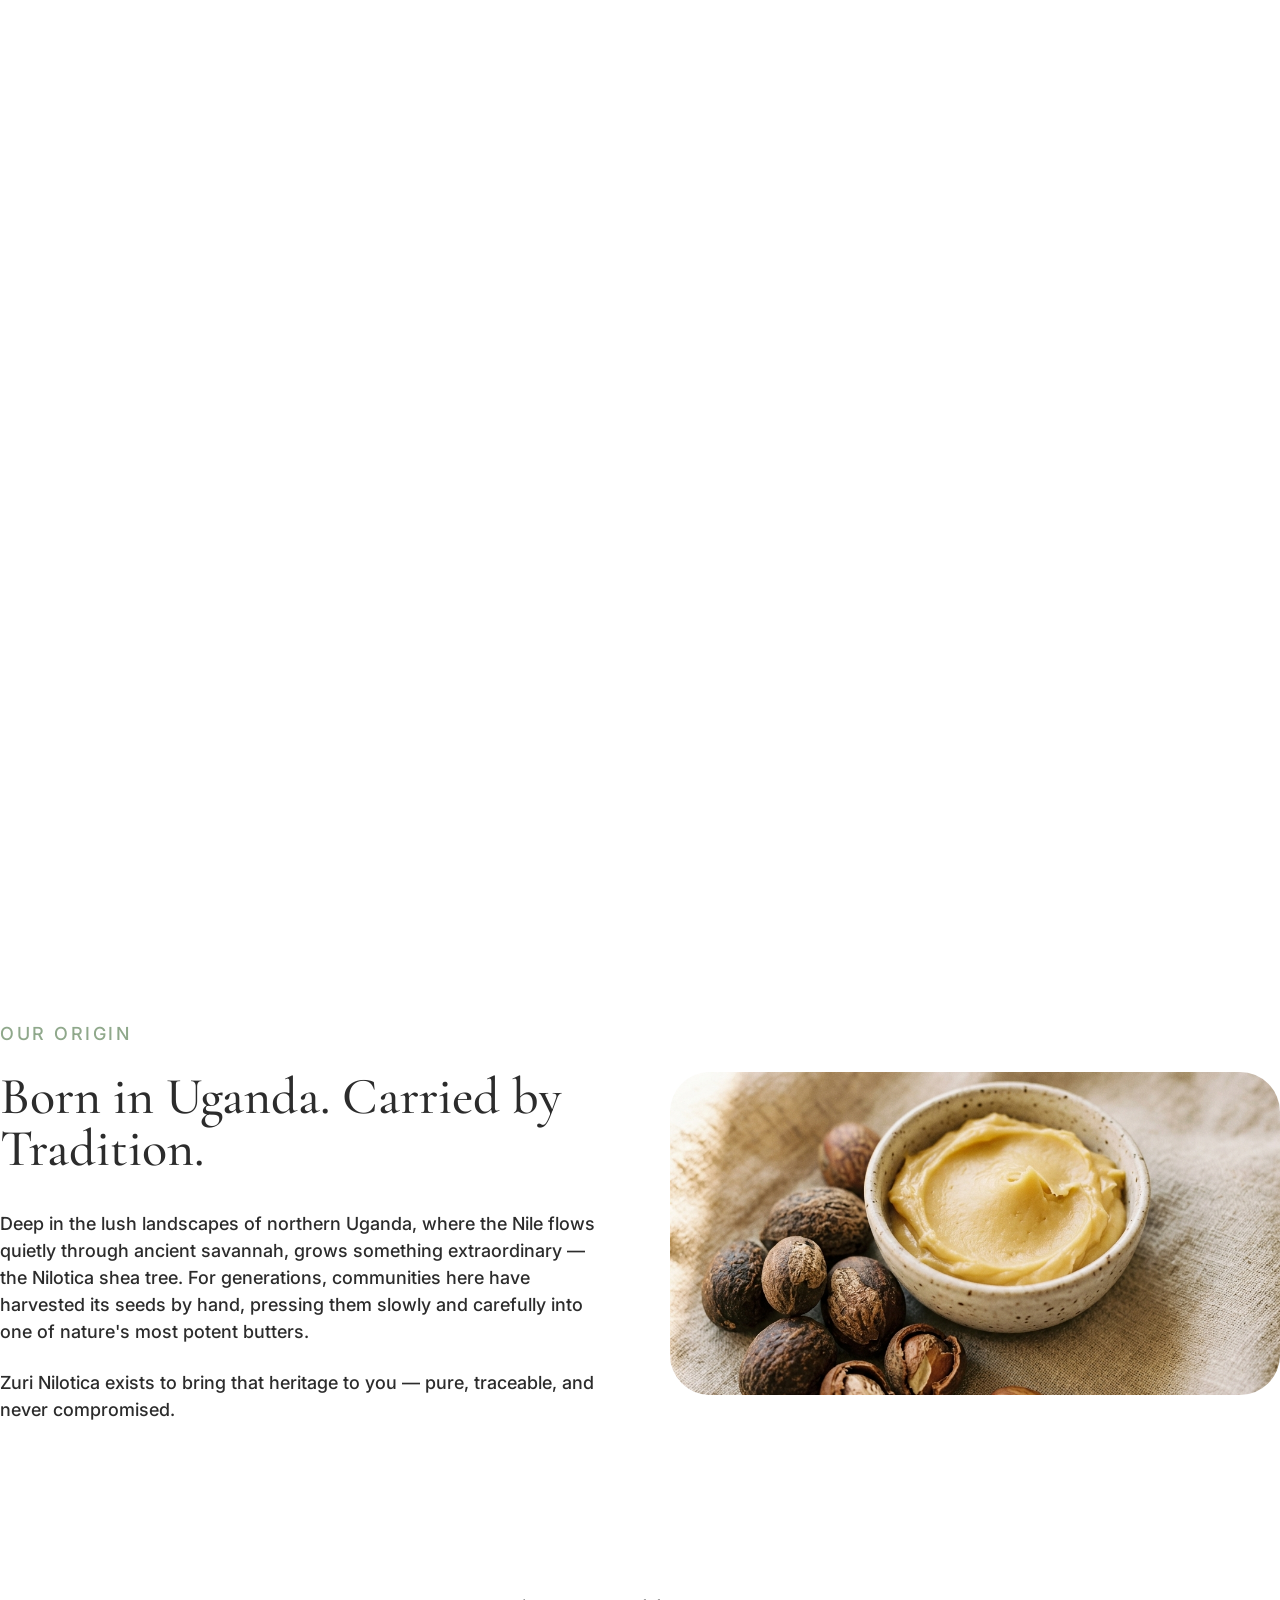
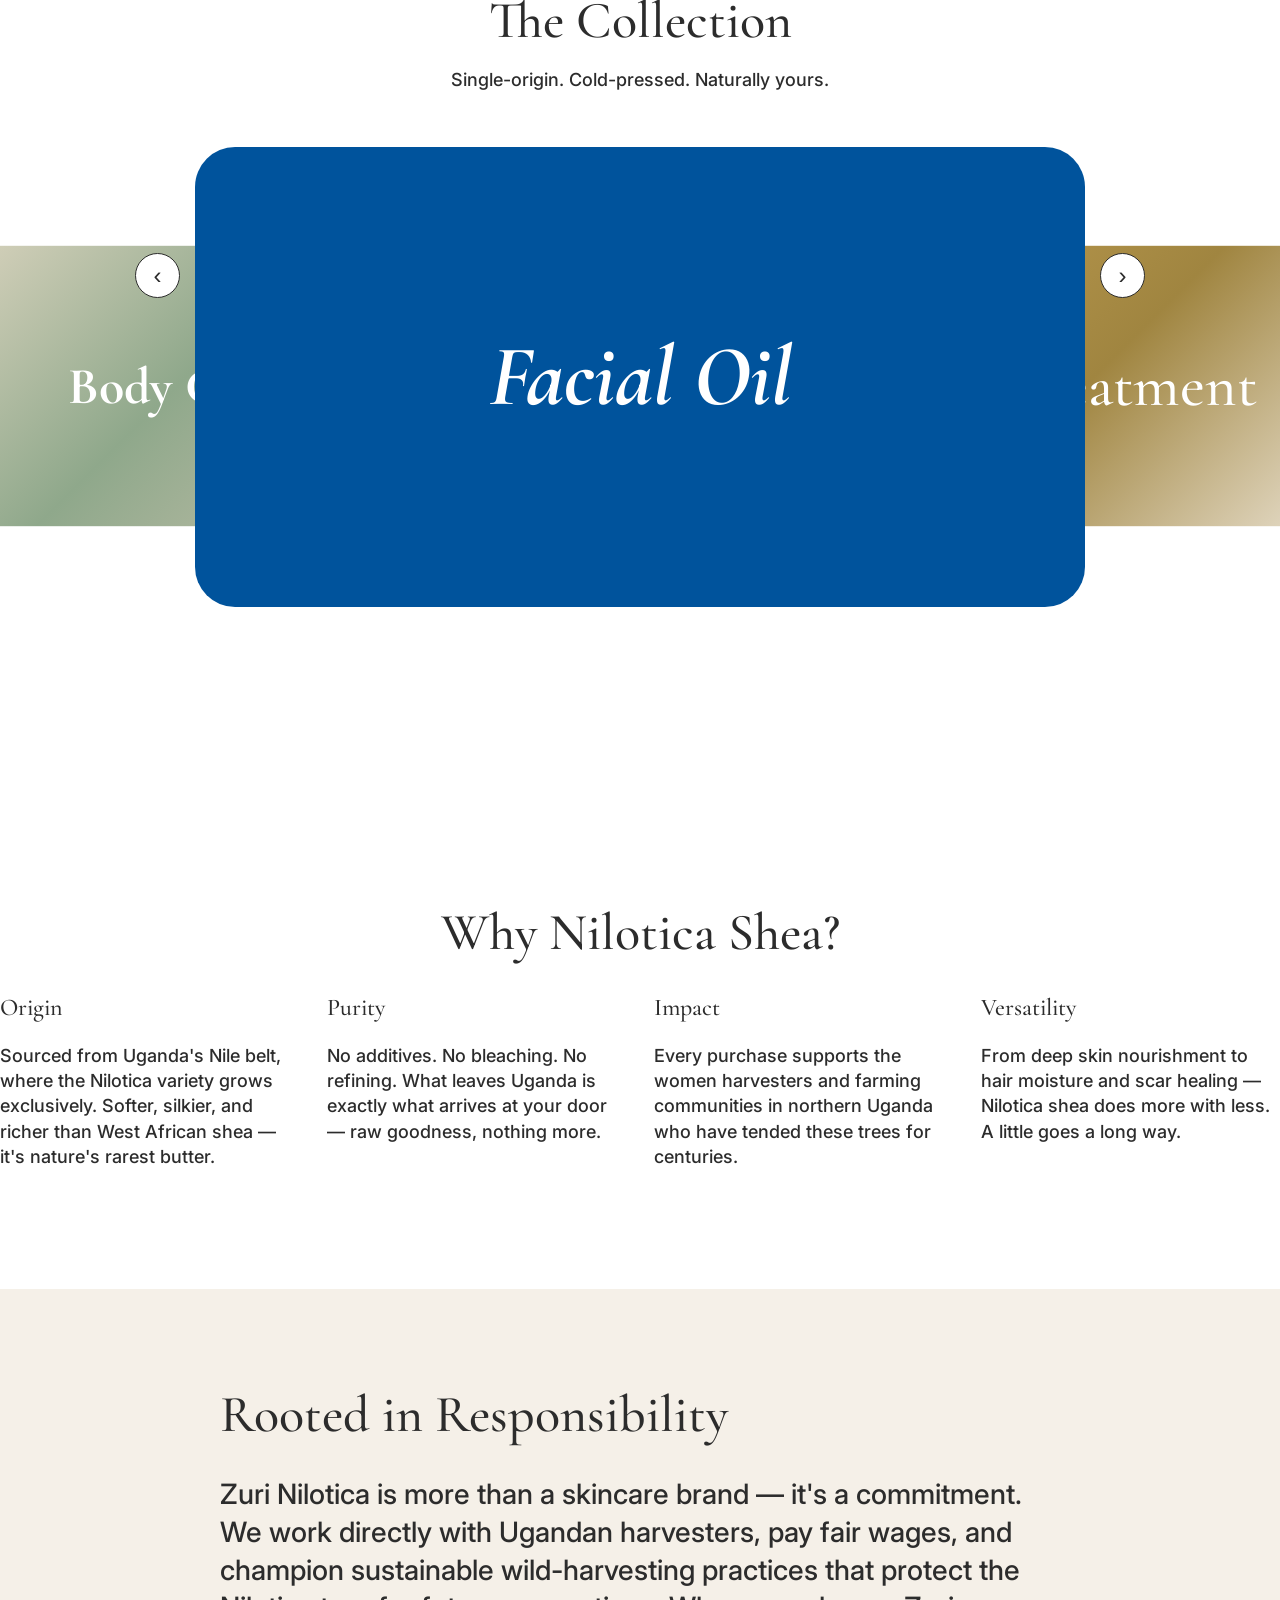
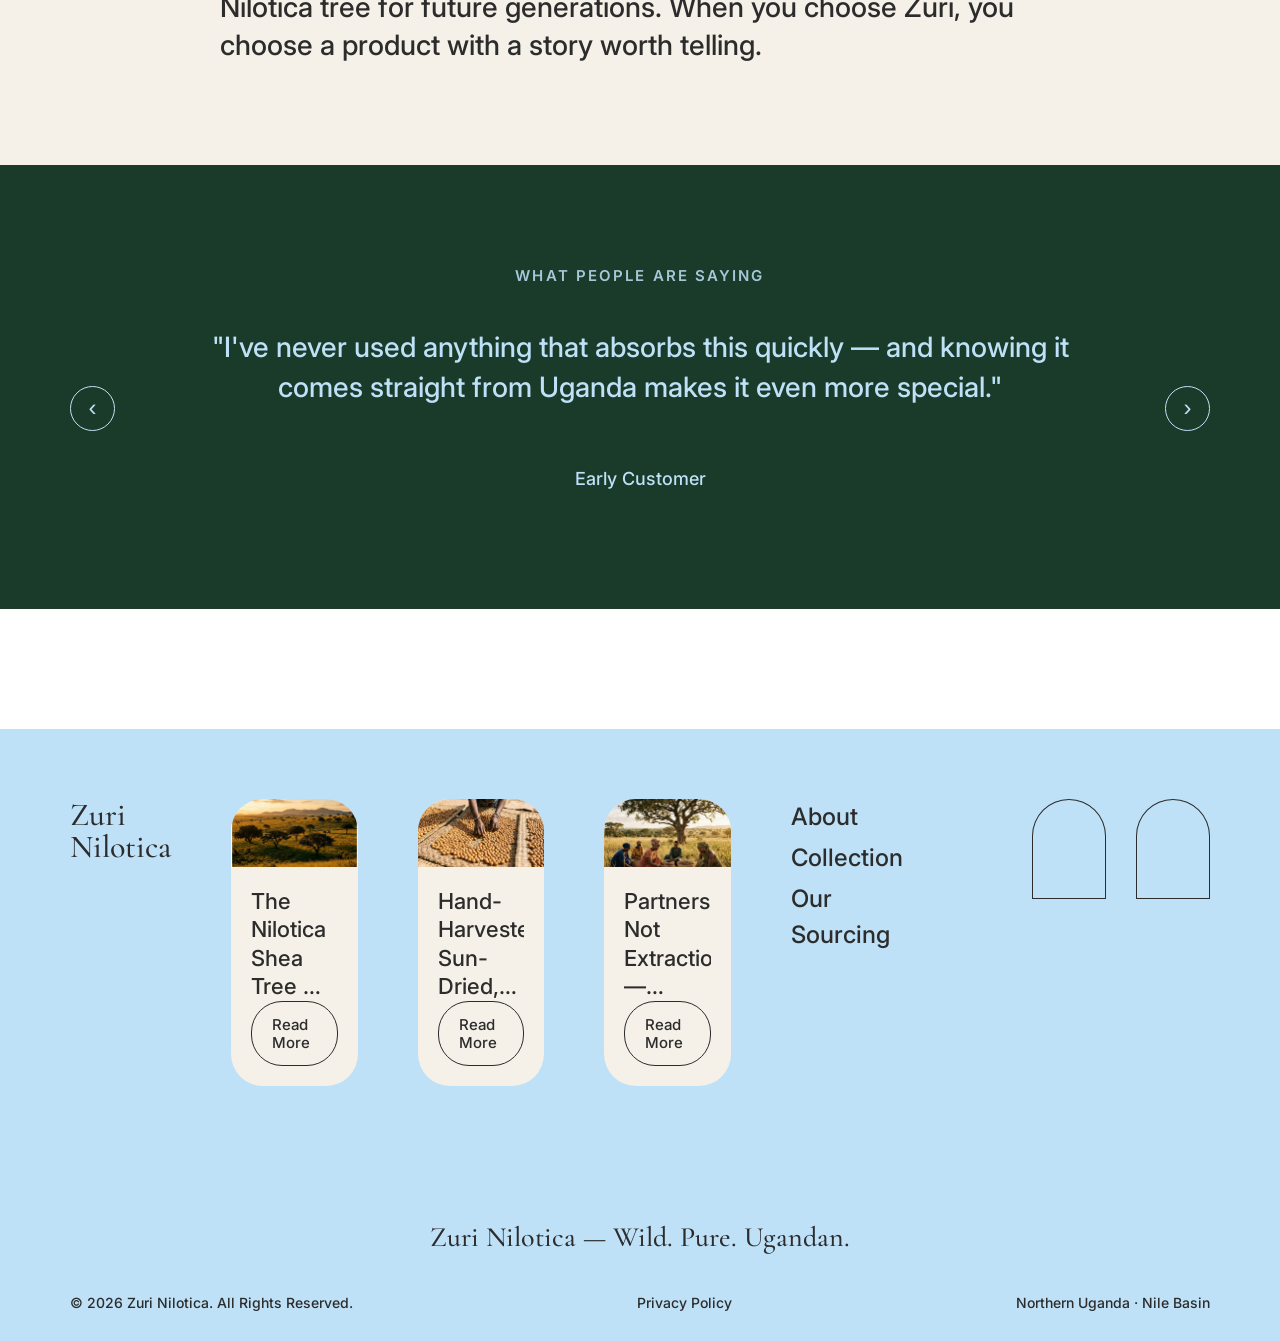
<file: index.html>
<!DOCTYPE html>
<html lang="en">
<head>
  <meta charset="UTF-8">
  <meta name="viewport" content="width=device-width, initial-scale=1.0">
  <title>Zuri Nilotica — Pure Nilotica Shea Butter from Uganda</title>
  <meta name="description" content="Zuri Nilotica — cold-pressed shea butter harvested from wild Nilotica trees along Uganda's Nile basin. Untouched. Unrefined. Unapologetically natural.">
  <link rel="stylesheet" href="styles.css">
</head>
<body data-page="home">
  <header class="site-header">
    <div class="container header-inner">
      <a class="brand-mark" href="index.html" aria-label="Zuri Nilotica home">
        <span class="mark-symbol">Z</span>
      </a>
      <a class="wordmark" href="index.html" aria-label="Zuri Nilotica home">Zuri Nilotica</a>
      <nav class="desktop-nav" aria-label="Primary navigation">
        <a href="about.html">About</a>
        <a href="products.html">Collection</a>
        <a href="contact.html">Contact</a>
      </nav>
      <button class="menu-btn" type="button" aria-label="Open menu" aria-expanded="false">
        <span></span><span></span><span></span>
      </button>
    </div>
    <nav class="mobile-nav" aria-label="Mobile navigation">
      <a href="index.html">Home</a>
      <a href="products.html">Collection</a>
      <a href="about.html">About</a>
      <a href="important-note.html">Our Sourcing</a>
      <a href="contact.html">Contact</a>
    </nav>
  </header>

  <section class="hero hero-home" aria-label="Introduction">
    <canvas id="hero-canvas"</canvas>
    <div class="hero-media"></div>
    <div class="hero-logo">Z</div>
    <div class="hero-content">
      <h1>Pure from the Source.<br>Refined for You.</h1>
      <p class="hero-subheadline">Zuri Nilotica — cold-pressed shea butter harvested from the wild Nilotica trees along Uganda's Nile basin. Untouched. Unrefined. Unapologetically natural.</p>
      <a class="pill-btn hero-cta" href="products.html">Discover the Collection</a>
    </div>
  </section>

  <main class="home-page">
    <section class="origin-section container reveal" aria-label="Our origin">
      <div class="origin-grid">
        <div class="origin-copy">
          <p class="section-label">Our Origin</p>
          <h2 class="section-heading">Born in Uganda. Carried by Tradition.</h2>
          <p>Deep in the lush landscapes of northern Uganda, where the Nile flows quietly through ancient savannah, grows something extraordinary — the Nilotica shea tree. For generations, communities here have harvested its seeds by hand, pressing them slowly and carefully into one of nature's most potent butters.</p>
          <p>Zuri Nilotica exists to bring that heritage to you — pure, traceable, and never compromised.</p>
        </div>
        <div class="origin-media" aria-hidden="true">
          <img class="card-image" src="images/shea-nuts-closeup.png" alt="Raw shea nuts and golden shea butter" style="border-radius: var(--radius-lg);">
        </div>
      </div>
    </section>

    <section class="brand-section container" id="brands" aria-label="The collection">
      <h2 class="section-heading center">The Collection</h2>
      <p class="section-tagline center">Single-origin. Cold-pressed. Naturally yours.</p>
      <button class="brand-close" type="button" aria-label="Close product details">×</button>
      <div class="brand-carousel" aria-live="polite"></div>
      <div class="carousel-actions">
        <button class="circle-btn prev-brand" type="button" aria-label="Previous product">‹</button>
        <button class="circle-btn next-brand" type="button" aria-label="Next product">›</button>
      </div>
    </section>

    <section class="why-section container reveal" aria-label="Why Nilotica shea">
      <h2 class="section-heading center">Why Nilotica Shea?</h2>
      <div class="why-grid">
        <article>
          <h3>Origin</h3>
          <p>Sourced from Uganda's Nile belt, where the Nilotica variety grows exclusively. Softer, silkier, and richer than West African shea — it's nature's rarest butter.</p>
        </article>
        <article>
          <h3>Purity</h3>
          <p>No additives. No bleaching. No refining. What leaves Uganda is exactly what arrives at your door — raw goodness, nothing more.</p>
        </article>
        <article>
          <h3>Impact</h3>
          <p>Every purchase supports the women harvesters and farming communities in northern Uganda who have tended these trees for centuries.</p>
        </article>
        <article>
          <h3>Versatility</h3>
          <p>From deep skin nourishment to hair moisture and scar healing — Nilotica shea does more with less. A little goes a long way.</p>
        </article>
      </div>
    </section>

    <section class="ethics-section reveal" aria-label="Sustainability and ethics">
      <div class="container ethics-inner">
        <h2 class="section-heading">Rooted in Responsibility</h2>
        <p class="large-copy">Zuri Nilotica is more than a skincare brand — it's a commitment. We work directly with Ugandan harvesters, pay fair wages, and champion sustainable wild-harvesting practices that protect the Nilotica tree for future generations. When you choose Zuri, you choose a product with a story worth telling.</p>
      </div>
    </section>

    <section class="testimonial-section reveal" aria-label="Testimonials">
      <div class="container">
        <p class="section-label center">What People Are Saying</p>
        <div class="testimonial-slider">
          <button class="circle-btn testimonial-prev" type="button" aria-label="Previous quote">‹</button>
          <blockquote>
            <p class="testimonial-text"></p>
            <footer class="testimonial-author"></footer>
          </blockquote>
          <button class="circle-btn testimonial-next" type="button" aria-label="Next quote">›</button>
        </div>
      </div>
    </section>
  </main>

  <footer class="site-footer">
    <div class="container footer-inner">
      <div class="footer-top">
        <a class="footer-wordmark" href="index.html">Zuri Nilotica</a>
        <article class="news-card">
          <img class="card-image" src="images/savannah-landscape.png" alt="Wild shea trees in the East African savannah" loading="lazy">
          <div class="news-content">
            <p>The Nilotica Shea Tree — A Botanical Treasure of East Africa</p>
            <a class="pill-btn" href="important-note.html">Read More</a>
          </div>
        </article>
        <article class="news-card">
          <img class="card-image" src="images/shea-sun-drying.png" alt="Shea nuts drying on woven mats" loading="lazy">
          <div class="news-content">
            <p>Hand-Harvested, Sun-Dried, Cold-Pressed — Our Process</p>
            <a class="pill-btn" href="important-note.html">Read More</a>
          </div>
        </article>
        <article class="news-card">
          <img class="card-image" src="images/shea-harvesting.png" alt="Women gathering shea nuts" loading="lazy">
          <div class="news-content">
            <p>Partnership, Not Extraction — Working With Communities</p>
            <a class="pill-btn" href="important-note.html">Read More</a>
          </div>
        </article>
        <div class="footer-nav-wrap">
          <nav class="footer-nav" aria-label="Footer navigation">
            <a href="about.html">About</a>
            <a href="products.html">Collection</a>
            <a href="important-note.html">Our Sourcing</a>
          </nav>
          <div class="footer-shapes" aria-hidden="true">
            <span></span><span></span>
          </div>
        </div>
      </div>
      <p class="footer-tagline">Zuri Nilotica — Wild. Pure. Ugandan.</p>
      <div class="footer-bottom">
        <p>© 2026 Zuri Nilotica. All Rights Reserved.</p>
        <a href="important-note.html">Privacy Policy</a>
        <p>Northern Uganda · Nile Basin</p>
      </div>
    </div>
  </footer>

  <script src="script.js"></script>
</body>
</html>
</file>
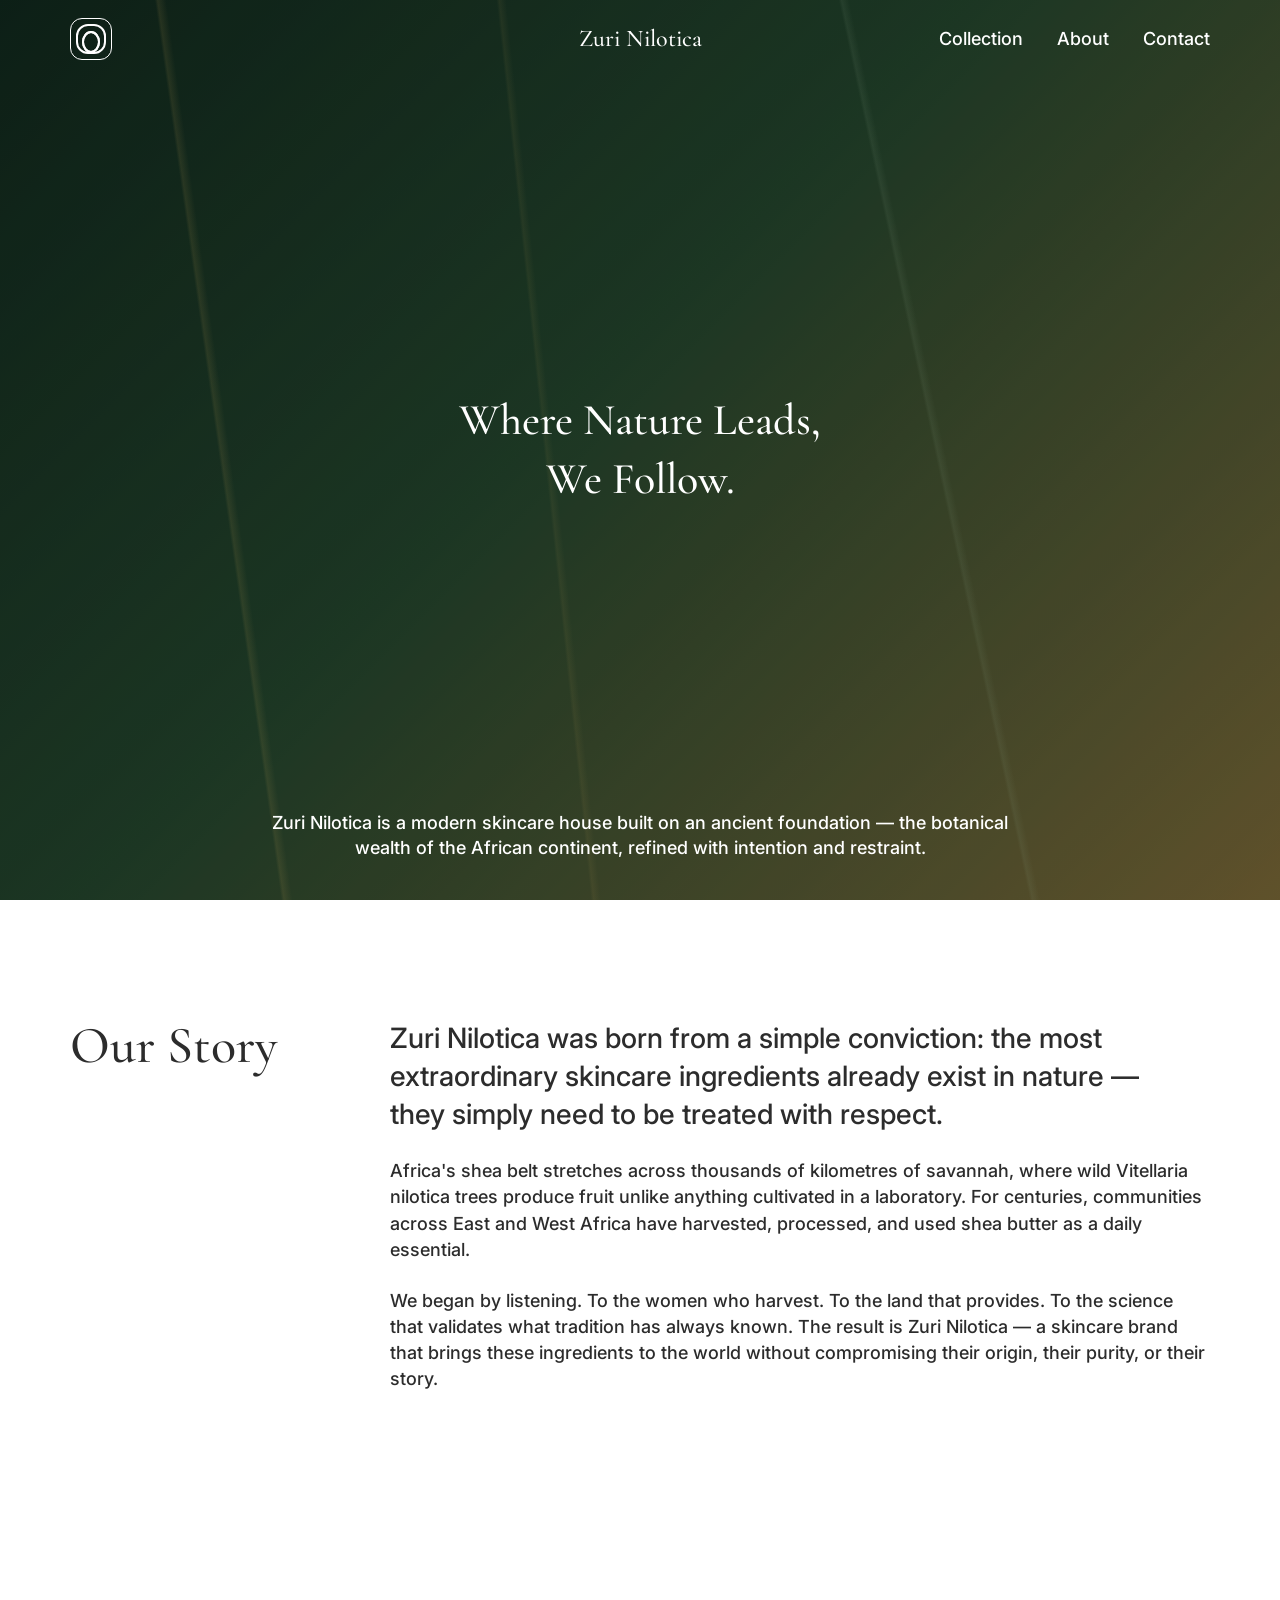
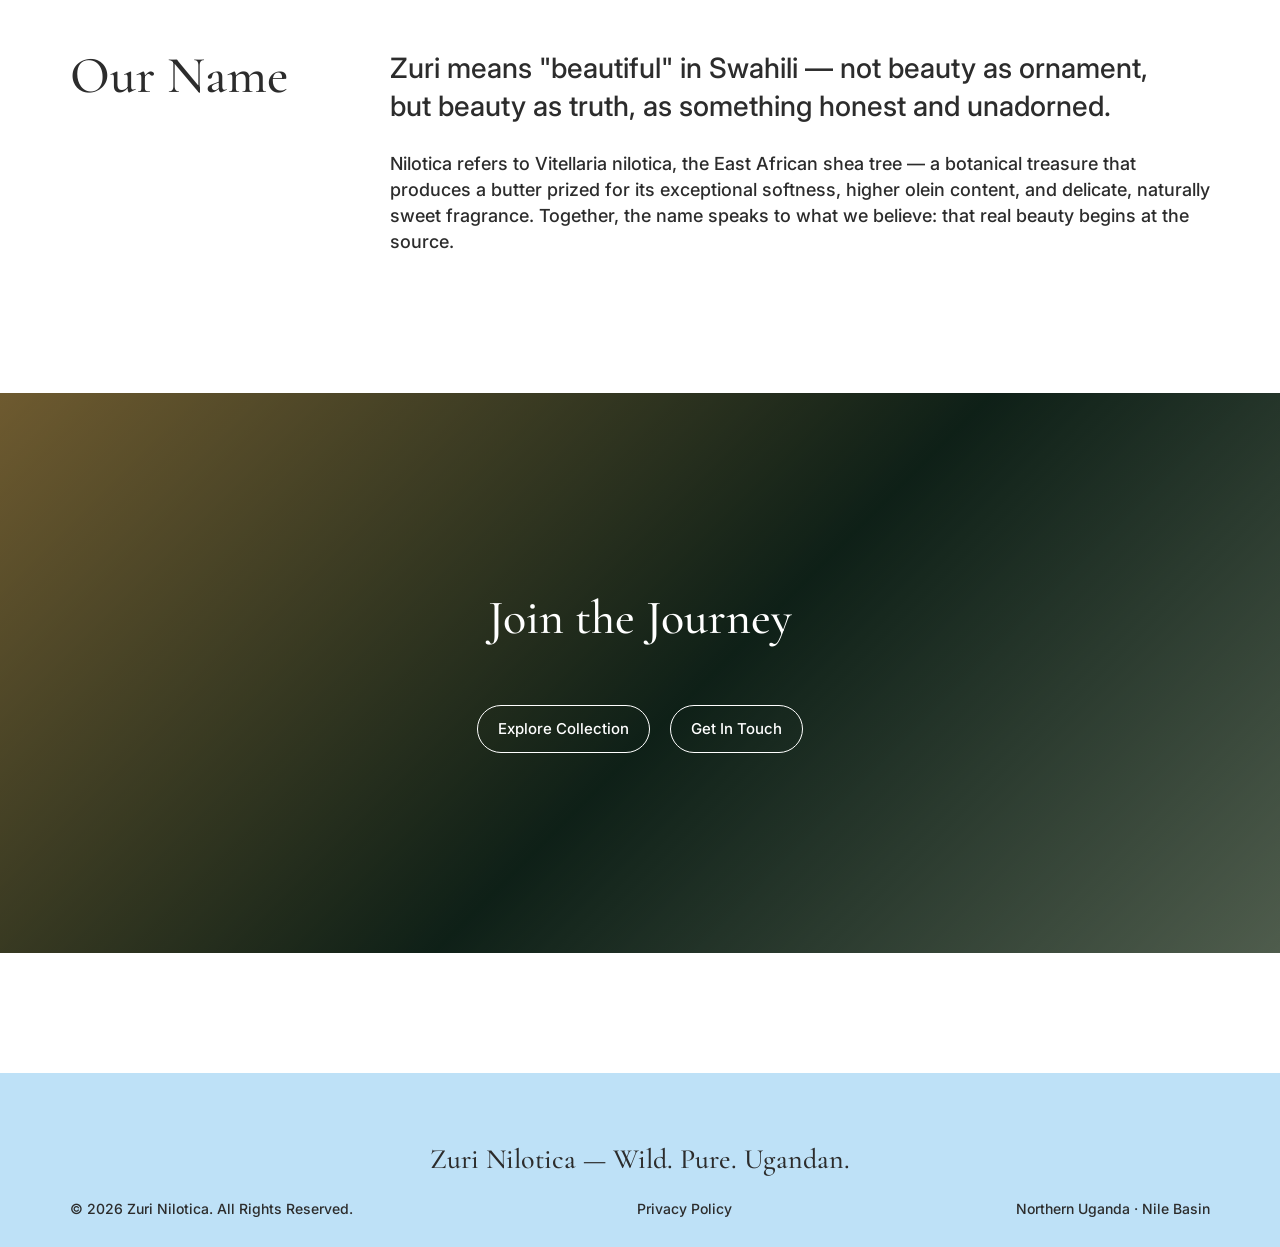
<file: about.html>
<!DOCTYPE html>
<html lang="en">
<head>
  <meta charset="UTF-8">
  <meta name="viewport" content="width=device-width, initial-scale=1.0">
  <title>Our Story — Zuri Nilotica | African-Origin Luxury Skincare</title>
  <meta name="description" content="Zuri Nilotica transforms hand-harvested African botanicals into modern, refined skincare. Learn about our origins, values, and commitment to purity.">
  <link rel="stylesheet" href="styles.css">
</head>
<body data-page="about">
  <header class="site-header translucent">
    <div class="container header-inner">
      <a class="brand-mark" href="index.html"><span class="mark-symbol">Z</span></a>
      <a class="wordmark" href="index.html">Zuri Nilotica</a>
      <nav class="desktop-nav"><a href="products.html">Collection</a><a href="about.html">About</a><a href="contact.html">Contact</a></nav>
      <button class="menu-btn" type="button" aria-label="Open menu" aria-expanded="false"><span></span><span></span><span></span></button>
    </div>
    <nav class="mobile-nav"><a href="index.html">Home</a><a href="products.html">Collection</a><a href="about.html">About</a><a href="important-note.html">Our Sourcing</a><a href="contact.html">Contact</a></nav>
  </header>
  <section class="hero hero-about">
    <div class="hero-media"></div>
    <h1>Where Nature Leads,<br>We Follow.</h1>
    <p>Zuri Nilotica is a modern skincare house built on an ancient foundation — the botanical wealth of the African continent, refined with intention and restraint.</p>
  </section>
  <main>
    <section class="split-section container reveal">
      <h2 class="section-heading">Our Story</h2>
      <div>
        <p class="large-copy">Zuri Nilotica was born from a simple conviction: the most extraordinary skincare ingredients already exist in nature — they simply need to be treated with respect.</p>
        <p>Africa's shea belt stretches across thousands of kilometres of savannah, where wild Vitellaria nilotica trees produce fruit unlike anything cultivated in a laboratory. For centuries, communities across East and West Africa have harvested, processed, and used shea butter as a daily essential.</p>
        <p>We began by listening. To the women who harvest. To the land that provides. To the science that validates what tradition has always known. The result is Zuri Nilotica — a skincare brand that brings these ingredients to the world without compromising their origin, their purity, or their story.</p>
      </div>
    </section>
    <section class="split-section container reveal">
      <h2 class="section-heading">Our Name</h2>
      <div>
        <p class="large-copy">Zuri means "beautiful" in Swahili — not beauty as ornament, but beauty as truth, as something honest and unadorned.</p>
        <p>Nilotica refers to Vitellaria nilotica, the East African shea tree — a botanical treasure that produces a butter prized for its exceptional softness, higher olein content, and delicate, naturally sweet fragrance. Together, the name speaks to what we believe: that real beauty begins at the source.</p>
      </div>
    </section>
    <section class="work-with-section reveal">
      <div class="work-overlay">
        <h2>Join the Journey</h2>
        <div class="work-links">
          <a class="pill-btn light" href="products.html">Explore Collection</a>
          <a class="pill-btn light" href="contact.html">Get In Touch</a>
        </div>
      </div>
    </section>
  </main>
  <footer class="site-footer compact">
    <div class="container">
      <p class="footer-tagline">Zuri Nilotica — Wild. Pure. Ugandan.</p>
      <div class="footer-bottom">
        <p>© 2026 Zuri Nilotica. All Rights Reserved.</p>
        <a href="important-note.html">Privacy Policy</a>
        <p>Northern Uganda · Nile Basin</p>
      </div>
    </div>
  </footer>
  <script src="script.js"></script>
</body>
</html>
</file>
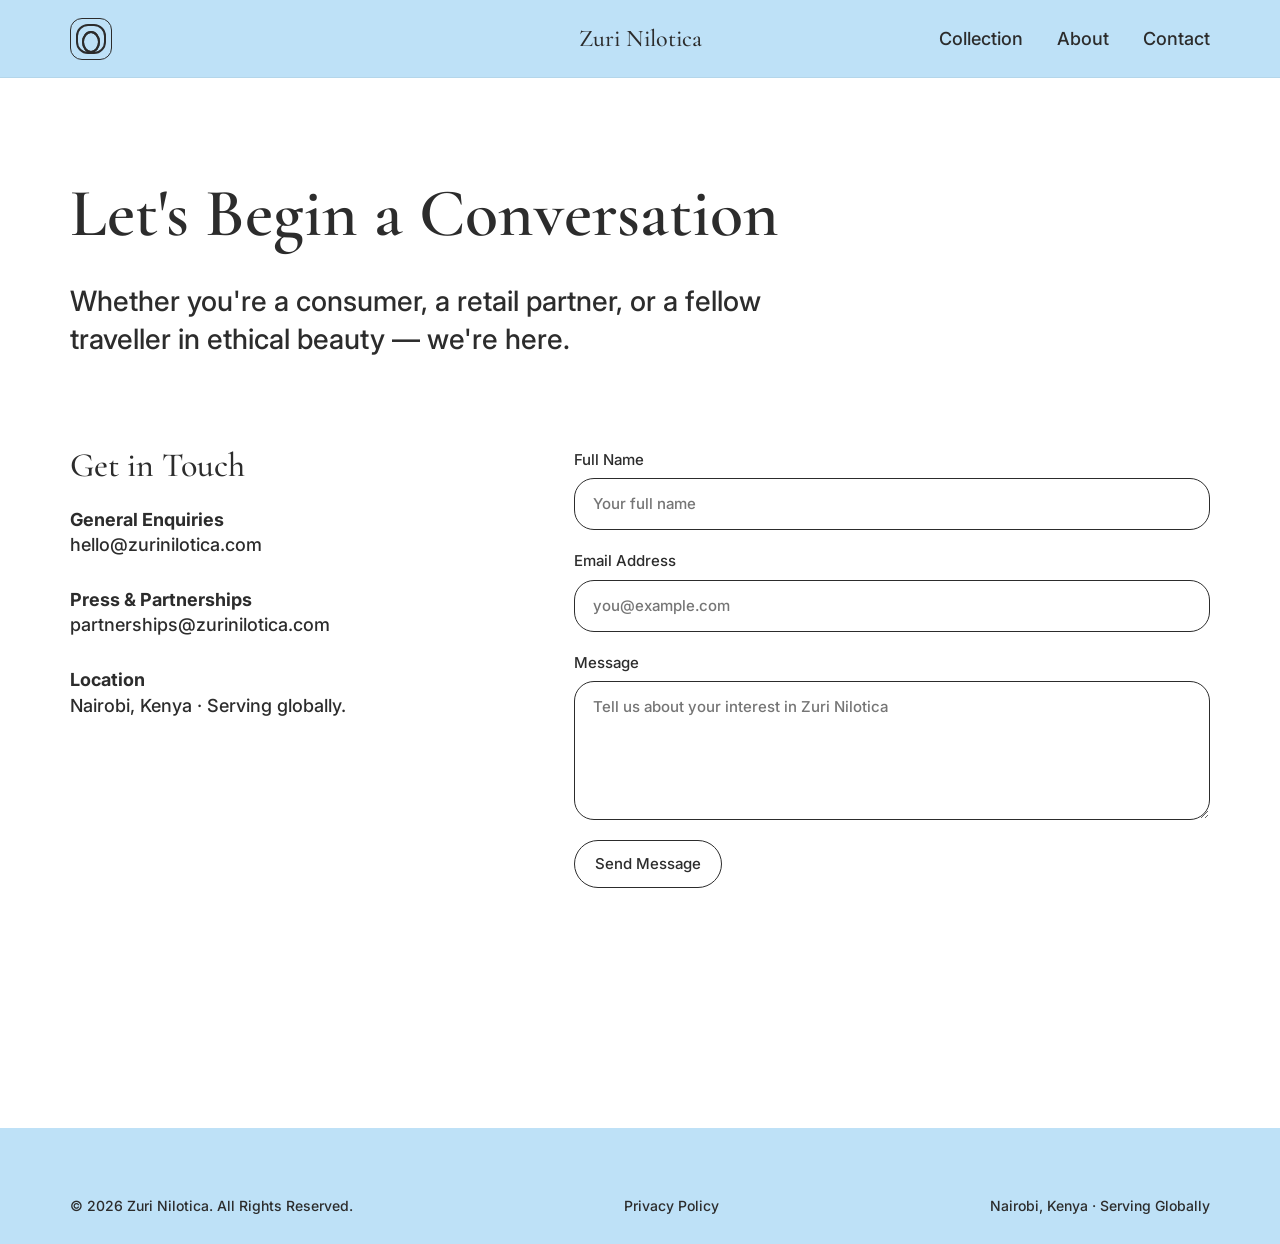
<file: contact.html>
<!DOCTYPE html>
<html lang="en">
<head>
  <meta charset="UTF-8">
  <meta name="viewport" content="width=device-width, initial-scale=1.0">
  <title>Contact — Zuri Nilotica | Get in Touch</title>
  <meta name="description" content="Reach the Zuri Nilotica team for enquiries, wholesale partnerships, and press. Based in Nairobi, serving globally.">
  <link rel="stylesheet" href="styles.css">
</head>
<body data-page="contact">
  <header class="site-header">
    <div class="container header-inner">
      <a class="brand-mark" href="index.html"><span class="mark-symbol">Z</span></a>
      <a class="wordmark" href="index.html">Zuri Nilotica</a>
      <nav class="desktop-nav"><a href="products.html">Collection</a><a href="about.html">About</a><a href="contact.html">Contact</a></nav>
      <button class="menu-btn" type="button" aria-label="Open menu" aria-expanded="false"><span></span><span></span><span></span></button>
    </div>
    <nav class="mobile-nav"><a href="index.html">Home</a><a href="products.html">Collection</a><a href="about.html">About</a><a href="important-note.html">Our Sourcing</a><a href="contact.html">Contact</a></nav>
  </header>
  <main class="subpage contact-page">
    <section class="container page-title reveal">
      <h1>Let's Begin a Conversation</h1>
      <p>Whether you're a consumer, a retail partner, or a fellow traveller in ethical beauty — we're here.</p>
    </section>
    <section class="contact-panel container reveal">
      <div>
        <h2>Get in Touch</h2>
        <p><strong>General Enquiries</strong><br>hello@zurinilotica.com</p>
        <p><strong>Press & Partnerships</strong><br>partnerships@zurinilotica.com</p>
        <p><strong>Location</strong><br>Nairobi, Kenya · Serving globally.</p>
      </div>
      <form>
        <label>Full Name<input type="text" name="name" placeholder="Your full name"></label>
        <label>Email Address<input type="email" name="email" placeholder="you@example.com"></label>
        <label>Message<textarea name="message" rows="5" placeholder="Tell us about your interest in Zuri Nilotica"></textarea></label>
        <button class="pill-btn" type="button">Send Message</button>
      </form>
    </section>
  </main>
  <footer class="site-footer compact"><div class="container footer-bottom"><p>© 2026 Zuri Nilotica. All Rights Reserved.</p><a href="important-note.html">Privacy Policy</a><p>Nairobi, Kenya · Serving Globally</p></div></footer>
  <script src="script.js"></script>
</body>
</html>
</file>
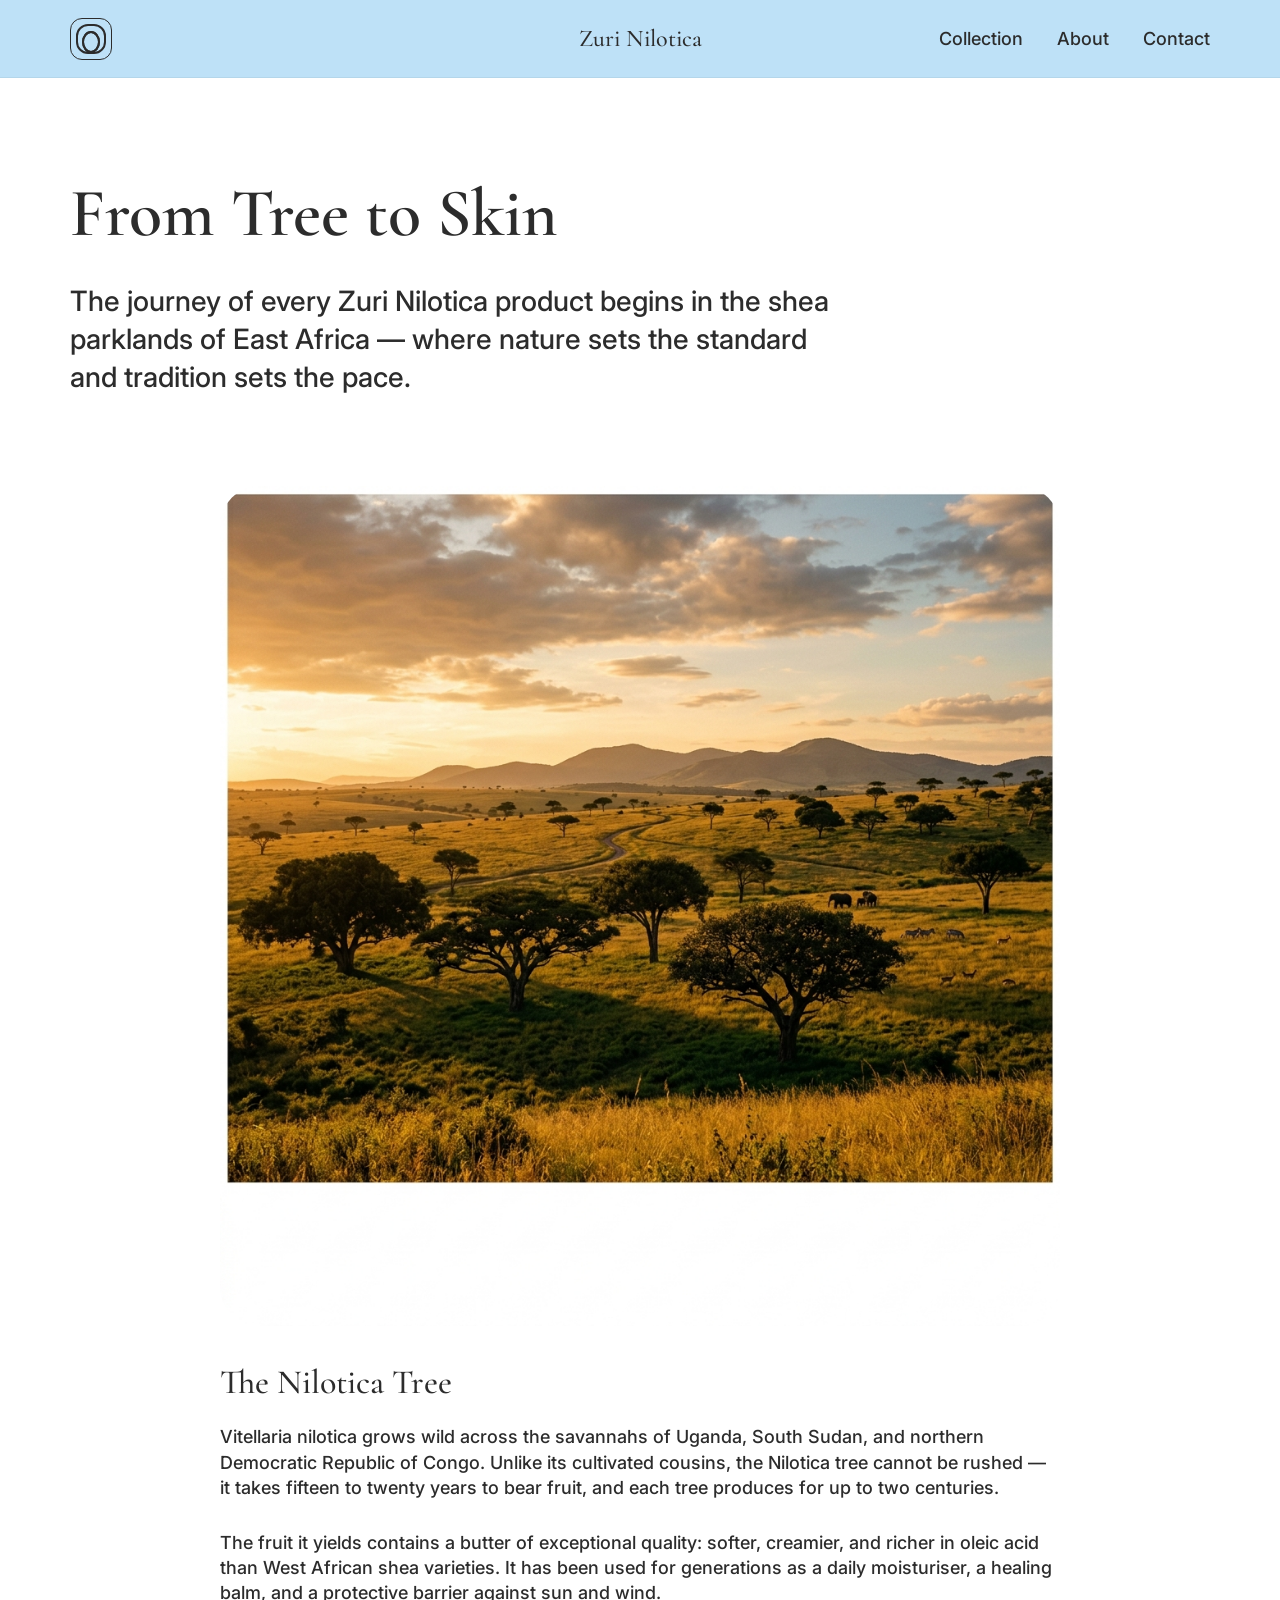
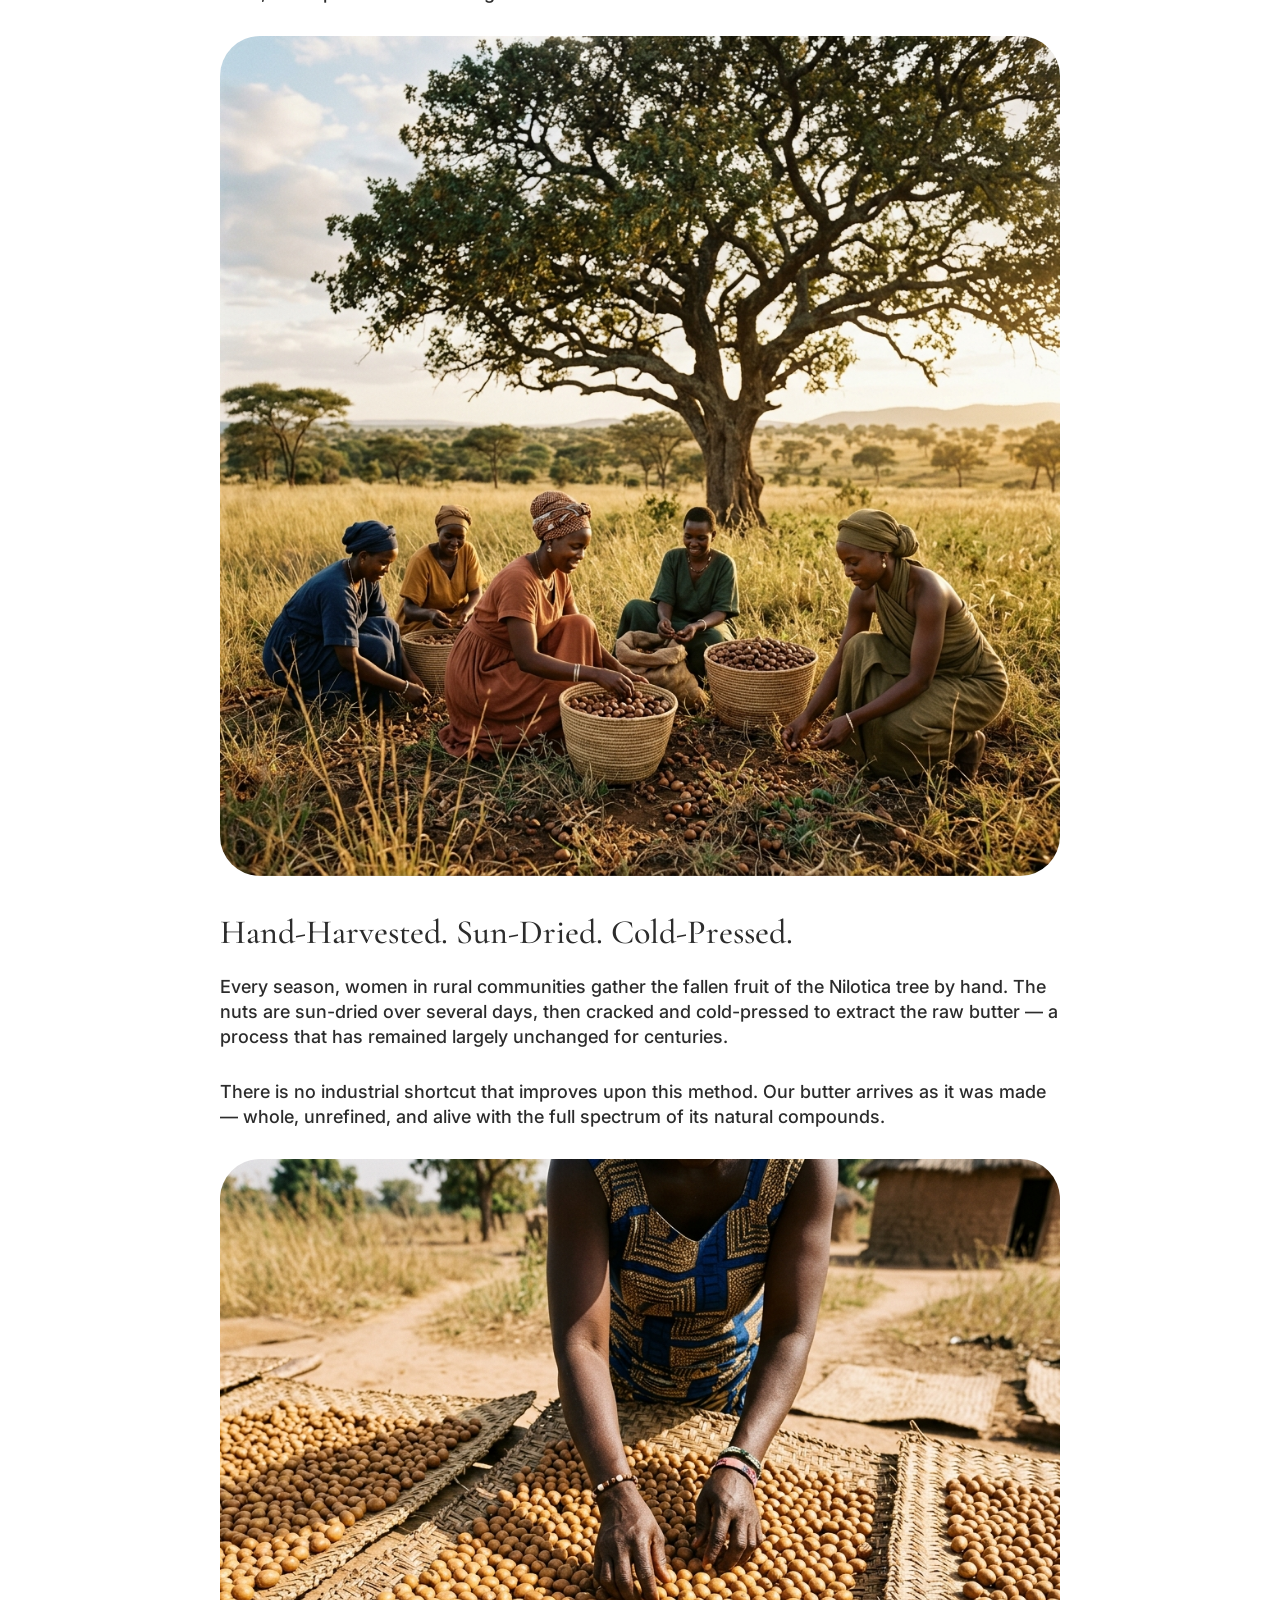
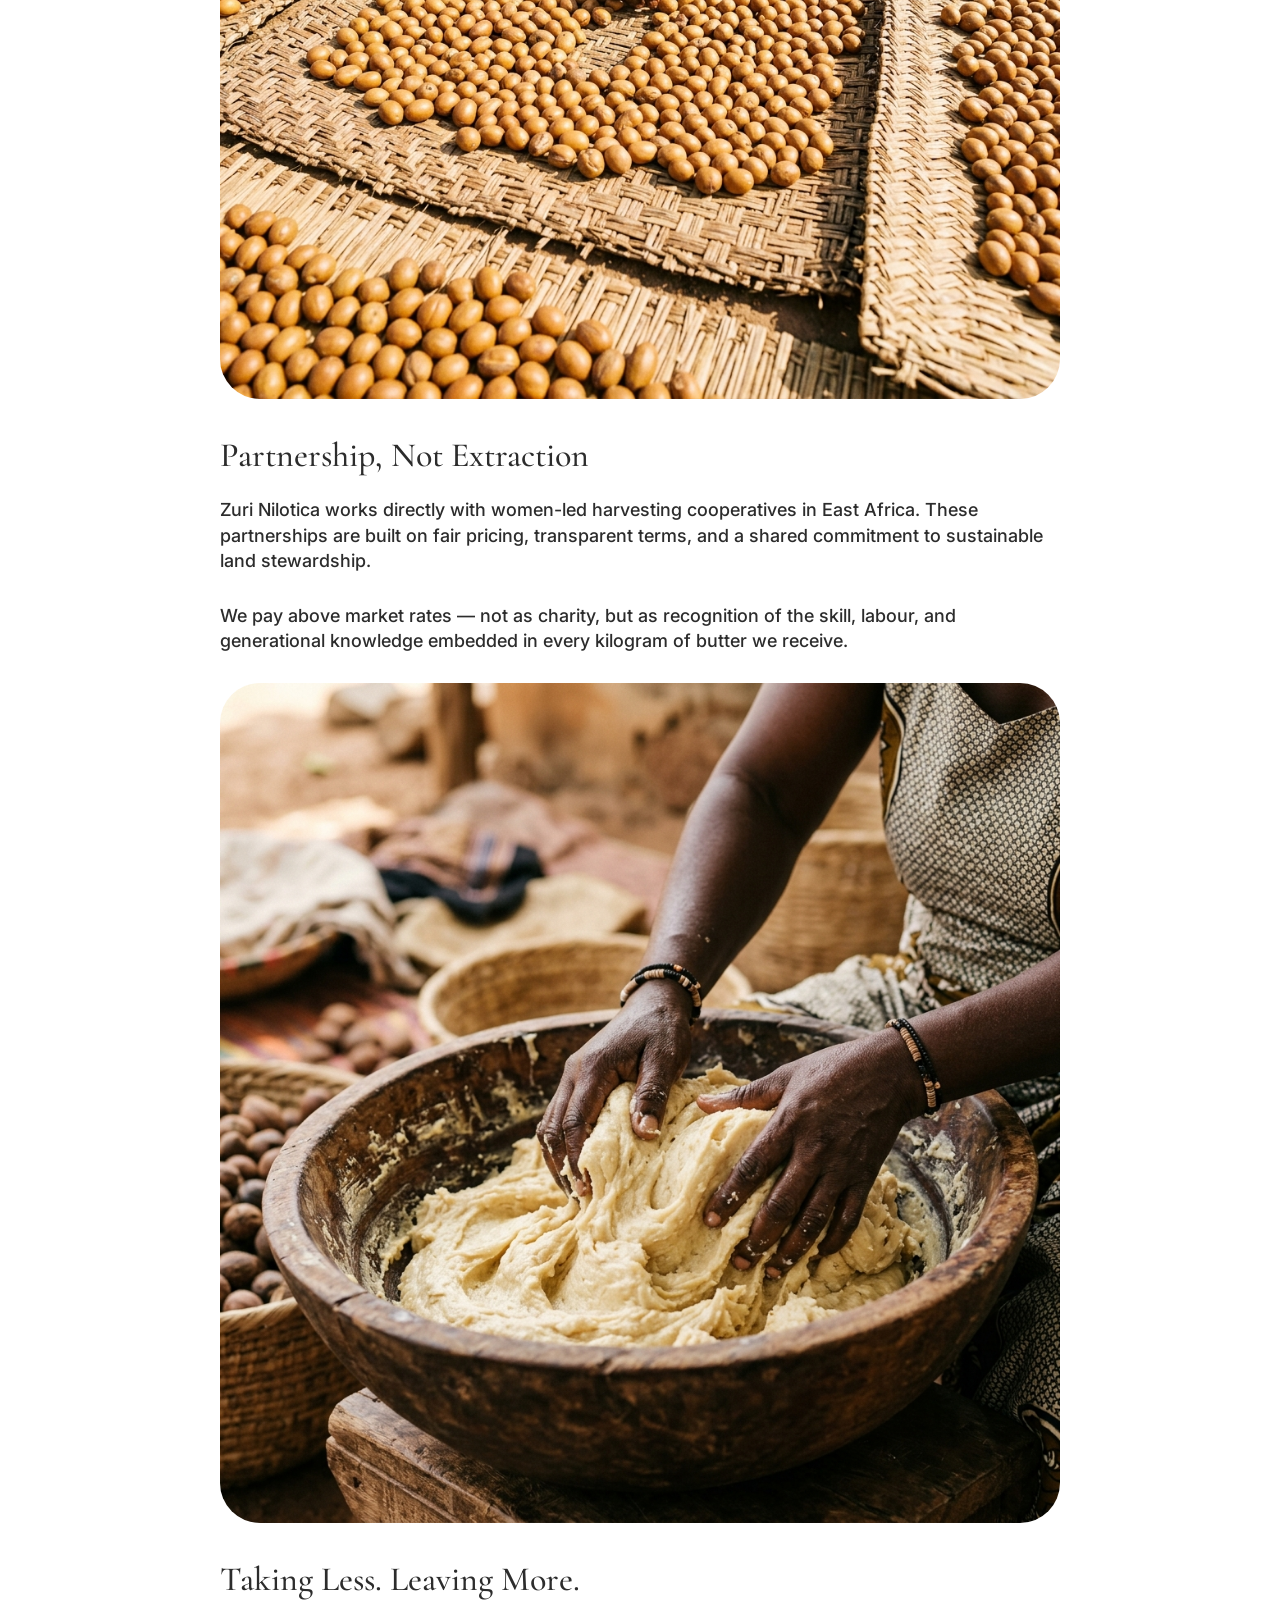
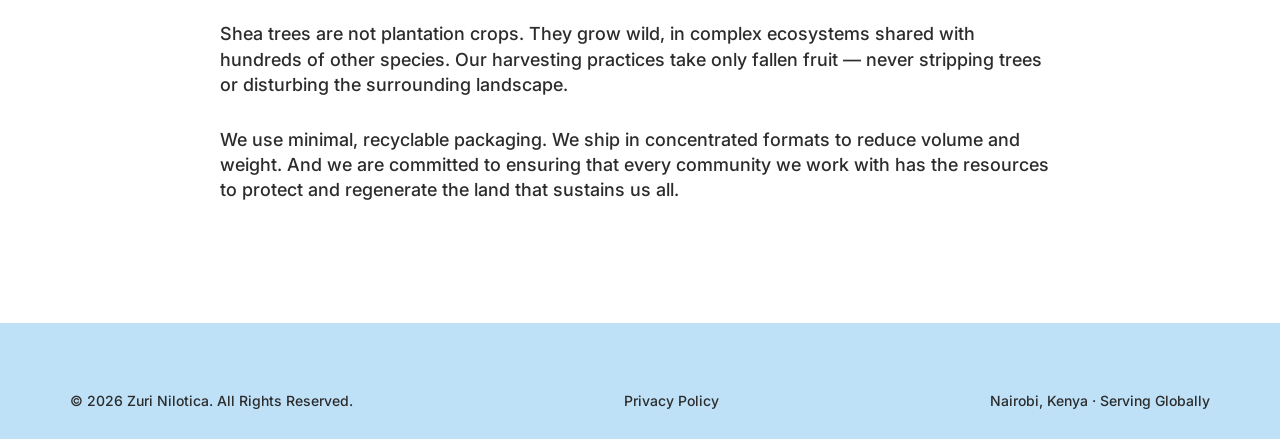
<file: important-note.html>
<!DOCTYPE html>
<html lang="en">
<head>
  <meta charset="UTF-8">
  <meta name="viewport" content="width=device-width, initial-scale=1.0">
  <title>From Tree to Skin — Zuri Nilotica | Ethical Sourcing</title>
  <meta name="description" content="How Zuri Nilotica sources Nilotica shea butter: hand-harvested, cold-pressed, and ethically traded through women-led cooperatives in East Africa.">
  <link rel="stylesheet" href="styles.css">
</head>
<body data-page="note">
  <header class="site-header">
    <div class="container header-inner">
      <a class="brand-mark" href="index.html"><span class="mark-symbol">Z</span></a>
      <a class="wordmark" href="index.html">Zuri Nilotica</a>
      <nav class="desktop-nav"><a href="products.html">Collection</a><a href="about.html">About</a><a href="contact.html">Contact</a></nav>
      <button class="menu-btn" type="button" aria-label="Open menu" aria-expanded="false"><span></span><span></span><span></span></button>
    </div>
    <nav class="mobile-nav"><a href="index.html">Home</a><a href="products.html">Collection</a><a href="about.html">About</a><a href="important-note.html">Our Sourcing</a><a href="contact.html">Contact</a></nav>
  </header>
  <main class="subpage note-page">
    <section class="container page-title reveal">
      <h1>From Tree to Skin</h1>
      <p>The journey of every Zuri Nilotica product begins in the shea parklands of East Africa — where nature sets the standard and tradition sets the pace.</p>
    </section>
    <section class="container note-body reveal">
      <img class="section-image" src="images/savannah-landscape.png" alt="Wild shea trees in the East African savannah at golden hour" loading="lazy">
      <h2>The Nilotica Tree</h2>
      <p>Vitellaria nilotica grows wild across the savannahs of Uganda, South Sudan, and northern Democratic Republic of Congo. Unlike its cultivated cousins, the Nilotica tree cannot be rushed — it takes fifteen to twenty years to bear fruit, and each tree produces for up to two centuries.</p>
      <p>The fruit it yields contains a butter of exceptional quality: softer, creamier, and richer in oleic acid than West African shea varieties. It has been used for generations as a daily moisturiser, a healing balm, and a protective barrier against sun and wind.</p>
    </section>
    <section class="container note-body reveal">
      <img class="section-image" src="images/shea-harvesting.png" alt="Women gathering shea nuts beneath wild shea trees" loading="lazy">
      <h2>Hand-Harvested. Sun-Dried. Cold-Pressed.</h2>
      <p>Every season, women in rural communities gather the fallen fruit of the Nilotica tree by hand. The nuts are sun-dried over several days, then cracked and cold-pressed to extract the raw butter — a process that has remained largely unchanged for centuries.</p>
      <p>There is no industrial shortcut that improves upon this method. Our butter arrives as it was made — whole, unrefined, and alive with the full spectrum of its natural compounds.</p>
    </section>
    <section class="container note-body reveal">
      <img class="section-image" src="images/shea-sun-drying.png" alt="Shea nuts spread on woven mats drying in the African sun" loading="lazy">
      <h2>Partnership, Not Extraction</h2>
      <p>Zuri Nilotica works directly with women-led harvesting cooperatives in East Africa. These partnerships are built on fair pricing, transparent terms, and a shared commitment to sustainable land stewardship.</p>
      <p>We pay above market rates — not as charity, but as recognition of the skill, labour, and generational knowledge embedded in every kilogram of butter we receive.</p>
    </section>
    <section class="container note-body reveal">
      <img class="section-image" src="images/shea-butter-making.png" alt="Hands processing raw shea butter in a traditional wooden bowl" loading="lazy">
      <h2>Taking Less. Leaving More.</h2>
      <p>Shea trees are not plantation crops. They grow wild, in complex ecosystems shared with hundreds of other species. Our harvesting practices take only fallen fruit — never stripping trees or disturbing the surrounding landscape.</p>
      <p>We use minimal, recyclable packaging. We ship in concentrated formats to reduce volume and weight. And we are committed to ensuring that every community we work with has the resources to protect and regenerate the land that sustains us all.</p>
    </section>
  </main>
  <footer class="site-footer compact"><div class="container footer-bottom"><p>© 2026 Zuri Nilotica. All Rights Reserved.</p><a href="important-note.html">Privacy Policy</a><p>Nairobi, Kenya · Serving Globally</p></div></footer>
  <script src="script.js"></script>
</body>
</html>
</file>
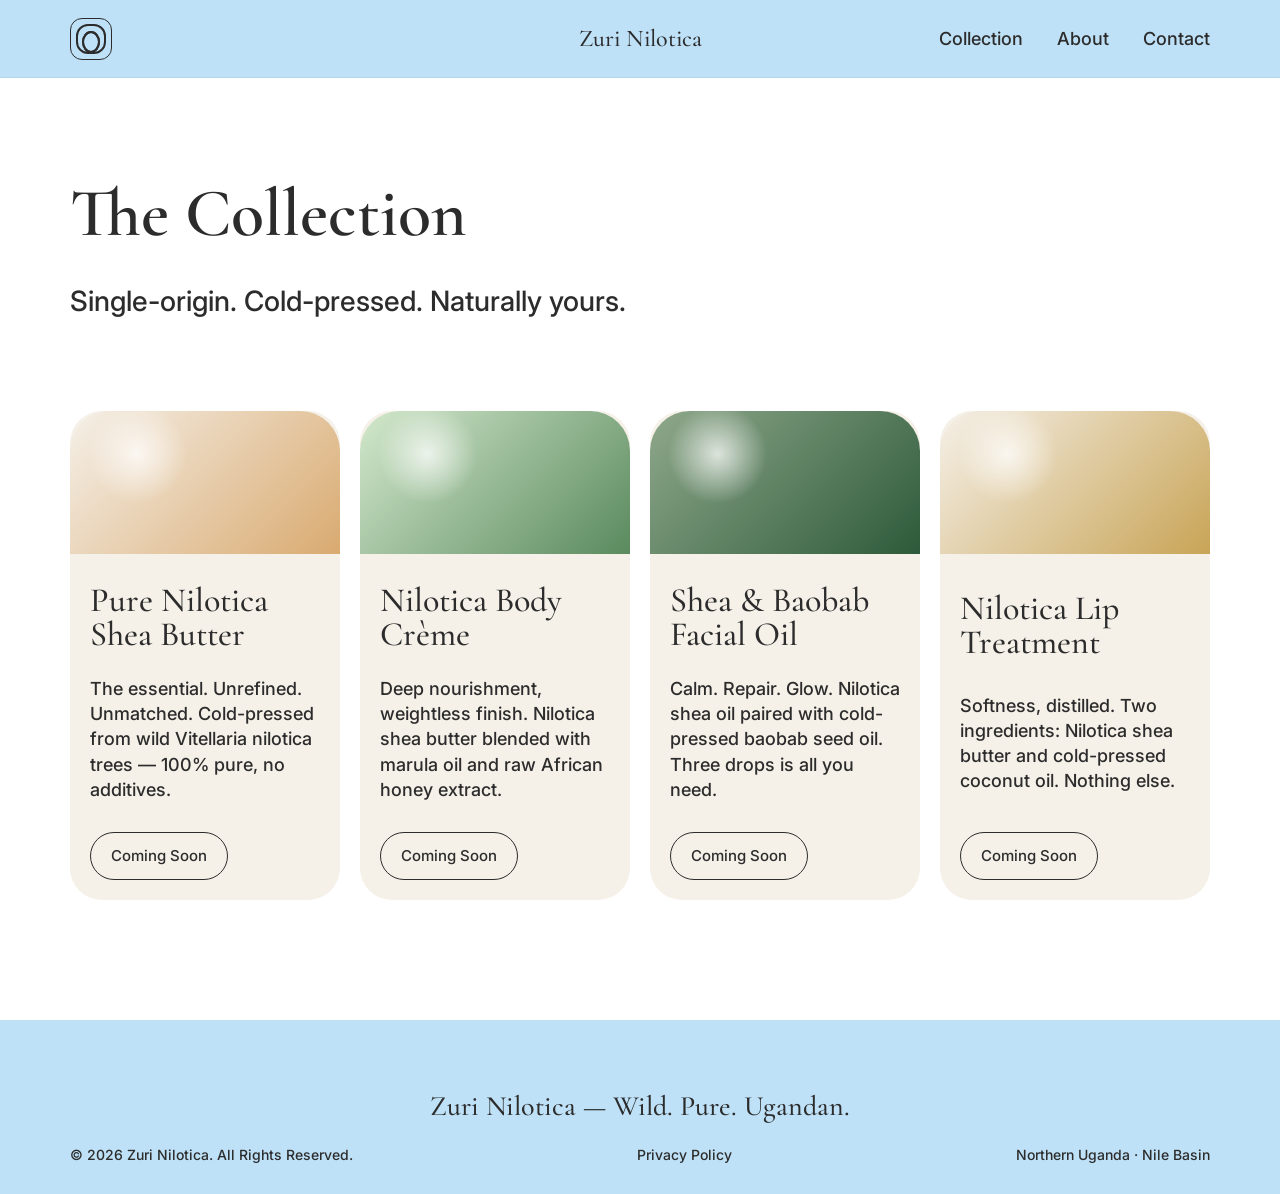
<file: products.html>
<!DOCTYPE html>
<html lang="en">
<head>
  <meta charset="UTF-8">
  <meta name="viewport" content="width=device-width, initial-scale=1.0">
  <title>The Collection — Zuri Nilotica | Nilotica Shea Butter Skincare</title>
  <meta name="description" content="Explore Zuri Nilotica's collection of pure, minimally formulated skincare — built on hand-harvested Nilotica shea butter from the East African savannah.">
  <link rel="stylesheet" href="styles.css">
</head>
<body data-page="products">
  <header class="site-header">
    <div class="container header-inner">
      <a class="brand-mark" href="index.html"><span class="mark-symbol">Z</span></a>
      <a class="wordmark" href="index.html">Zuri Nilotica</a>
      <nav class="desktop-nav"><a href="products.html">Collection</a><a href="about.html">About</a><a href="contact.html">Contact</a></nav>
      <button class="menu-btn" type="button" aria-label="Open menu" aria-expanded="false"><span></span><span></span><span></span></button>
    </div>
    <nav class="mobile-nav"><a href="index.html">Home</a><a href="products.html">Collection</a><a href="about.html">About</a><a href="important-note.html">Our Sourcing</a><a href="contact.html">Contact</a></nav>
  </header>
  <main class="subpage">
    <section class="container page-title reveal">
      <h1>The Collection</h1>
      <p class="section-tagline">Single-origin. Cold-pressed. Naturally yours.</p>
    </section>
    <section class="product-list container">
      <article class="product-card reveal"><div class="placeholder-image cream"></div><h2>Pure Nilotica Shea Butter</h2><p>The essential. Unrefined. Unmatched. Cold-pressed from wild Vitellaria nilotica trees — 100% pure, no additives.</p><a class="pill-btn" href="#">Coming Soon</a></article>
      <article class="product-card reveal"><div class="placeholder-image green"></div><h2>Nilotica Body Crème</h2><p>Deep nourishment, weightless finish. Nilotica shea butter blended with marula oil and raw African honey extract.</p><a class="pill-btn" href="#">Coming Soon</a></article>
      <article class="product-card reveal"><div class="placeholder-image blue"></div><h2>Shea & Baobab Facial Oil</h2><p>Calm. Repair. Glow. Nilotica shea oil paired with cold-pressed baobab seed oil. Three drops is all you need.</p><a class="pill-btn" href="#">Coming Soon</a></article>
      <article class="product-card reveal"><div class="placeholder-image pink"></div><h2>Nilotica Lip Treatment</h2><p>Softness, distilled. Two ingredients: Nilotica shea butter and cold-pressed coconut oil. Nothing else.</p><a class="pill-btn" href="#">Coming Soon</a></article>
    </section>
  </main>
  <footer class="site-footer compact">
    <div class="container">
      <p class="footer-tagline">Zuri Nilotica — Wild. Pure. Ugandan.</p>
      <div class="footer-bottom">
        <p>© 2026 Zuri Nilotica. All Rights Reserved.</p>
        <a href="important-note.html">Privacy Policy</a>
        <p>Northern Uganda · Nile Basin</p>
      </div>
    </div>
  </footer>
  <script src="script.js"></script>
</body>
</html>
</file>
<file: styles.css>
@import url('https://fonts.googleapis.com/css2?family=Cormorant+Garamond:ital,wght@0,400;0,500;0,600;1,400;1,500&family=Inter:wght@400;500;600&display=swap');

:root {
  --deep-green: #1a3a2a;
  --warm-gold: #c8a456;
  --sand: #f5f0e8;
  --cream: #faf7f2;
  --charcoal: #2c2c2c;
  --sage: #8fa88b;
  --ink: #2c2c2c;
  --paper: #ffffff;
  --soft: #f5f0e8;
  --muted: #ece7dd;
  --blue: #BEE1F7;
  --burgundy: #1a3a2a;
  --gutter: 70px;
  --radius-lg: 40px;
  --radius-md: 20px;
  --text-base: 18px;
  --text-sm: 15px;
  --text-nav: 18px;
  --text-footer: 14px;
  --weight-body: 500;
  --weight-heading: 500;
  --weight-strong: 600;
}

* {
  box-sizing: border-box;
}

html,
body {
  width: 100%;
  max-width: 100%;
  overflow-x: hidden;
}

html {
  scroll-behavior: smooth;
}

body {
  margin: 0;
  color: var(--ink);
  background: var(--paper);
  font-family: 'Inter', 'Helvetica Neue', sans-serif;
  font-size: var(--text-base);
  font-weight: var(--weight-body);
  line-height: 1.45;
}

h1, h2, h3, .wordmark, .footer-wordmark, .hero h1, .section-heading, .brand-logo-text, .page-title h1, .work-overlay h2 {
  font-family: 'Cormorant Garamond', 'Georgia', serif;
  font-weight: var(--weight-heading);
}

a {
  color: inherit;
}

.container {
  max-width: 1440px;
  margin: 0 auto;
  padding: 0 var(--gutter);
}

.site-header {
  position: fixed;
  z-index: 20;
  top: 0;
  left: 0;
  width: 100%;
  background: var(--blue);
  border-bottom: 1px solid rgba(0, 0, 0, 0.05);
  transition: background-color 0.3s ease, border-color 0.3s ease, color 0.3s ease;
}

body[data-page="home"] .site-header:not(.is-sticky):not(.menu-open) {
  opacity: 0;
  pointer-events: none;
}

body[data-page="home"]:has(#brands:target) .site-header {
  opacity: 1;
  pointer-events: auto;
  background: var(--blue);
}

.site-header.translucent:not(.is-sticky):not(.menu-open) {
  background: transparent;
  color: var(--paper);
  border-color: transparent;
}

.site-header.is-sticky,
.site-header.menu-open {
  background: var(--blue);
  color: var(--ink);
}

.header-inner {
  position: relative;
  display: flex;
  min-height: 77px;
  align-items: center;
  justify-content: space-between;
}

.brand-mark {
  display: grid;
  width: 42px;
  height: 42px;
  place-items: center;
  border: 1px solid currentColor;
  border-radius: 12px;
  text-decoration: none;
  font-size: 0;
}

.mark-symbol {
  position: relative;
  width: 30px;
  height: 30px;
  border: 2px solid currentColor;
  border-radius: 12px;
}

.mark-symbol::before,
.mark-symbol::after {
  content: "";
  position: absolute;
  top: 5px;
  width: 14px;
  height: 18px;
  border: 2px solid currentColor;
  border-radius: 50%;
}

.mark-symbol::before {
  left: 4px;
}

.mark-symbol::after {
  right: 4px;
}

.wordmark {
  position: absolute;
  left: 50%;
  transform: translateX(-50%);
  text-decoration: none;
  font-size: 24px;
  font-weight: var(--weight-heading);
  line-height: 1;
  letter-spacing: 0;
}

.desktop-nav {
  display: flex;
  gap: 34px;
}

.desktop-nav a,
.footer-nav a {
  text-decoration: none;
  font-size: var(--text-nav);
  font-weight: var(--weight-body);
  line-height: 1.18;
}

.desktop-nav a:hover,
.footer-nav a:hover,
.footer-bottom a:hover {
  text-decoration: underline;
}

.menu-btn {
  display: none;
  position: relative;
  width: 32px;
  height: 30px;
  border: 0;
  background: transparent;
  padding: 0;
  z-index: 25;
}

.menu-btn span {
  position: absolute;
  left: 0;
  width: 32px;
  height: 2px;
  background: currentColor;
  transition: transform 0.3s ease, top 0.3s ease, opacity 0.3s ease;
}

.menu-btn span:nth-child(1) { top: 6px; }
.menu-btn span:nth-child(2) { top: 14px; }
.menu-btn span:nth-child(3) { top: 22px; }

.menu-btn.active span:nth-child(1) {
  top: 14px;
  transform: rotate(45deg);
}

.menu-btn.active span:nth-child(2) {
  opacity: 0;
}

.menu-btn.active span:nth-child(3) {
  top: 14px;
  transform: rotate(-45deg);
}

.mobile-nav {
  position: fixed;
  inset: 0;
  z-index: 18;
  display: flex;
  flex-direction: column;
  justify-content: center;
  gap: 12px;
  padding: 35px;
  background: var(--blue);
  transform: translateX(100%);
  transition: transform 0.5s ease;
}

.mobile-nav.active {
  transform: translateX(0);
}

.mobile-nav a {
  text-decoration: none;
  font-size: 32px;
  line-height: 1.6;
}

.hero {
  position: relative;
  width: 100%;
  min-height: 100vh;
  display: grid;
  place-items: center;
  text-align: center;
  overflow: hidden;
  color: var(--sand);
  isolation: isolate;
}

.hero-media {
  position: absolute;
  inset: 0;
  z-index: -2;
  background:
    radial-gradient(circle at 30% 25%, rgba(200, 164, 86, 0.3) 0%, transparent 50%),
    radial-gradient(circle at 70% 60%, rgba(200, 164, 86, 0.2) 0%, transparent 45%),
    radial-gradient(circle at 50% 80%, rgba(143, 168, 139, 0.25) 0%, transparent 40%),
    linear-gradient(160deg, #1a3a2a 0%, #2d5a3a 35%, #3a6b45 55%, #8fa88b 100%);
  background-size: cover;
}

.hero-home {
  color: var(--paper);
}

.hero-home .hero-media {
  background:
    radial-gradient(ellipse at 18% 85%, rgba(200, 164, 86, 0.65) 0%, transparent 58%),
    radial-gradient(ellipse at 82% 18%, rgba(160, 120, 60, 0.45) 0%, transparent 52%),
    radial-gradient(circle at 55% 45%, rgba(210, 180, 120, 0.3) 0%, transparent 62%),
    linear-gradient(168deg, #3d2b14 0%, #6b4f2a 22%, #a08540 45%, #c8a456 68%, #8b6914 100%);
}

.hero-home .hero-media::after {
  background:
    linear-gradient(180deg, rgba(20, 12, 4, 0.15) 0%, rgba(20, 12, 4, 0.35) 100%),
    radial-gradient(circle at 50% 100%, rgba(26, 58, 42, 0.25) 0%, transparent 55%);
}

.hero-media::after {
  content: "";
  position: absolute;
  inset: 0;
  background:
    linear-gradient(82deg, transparent 20%, rgba(200, 164, 86, 0.12) 20.2%, transparent 20.8%),
    linear-gradient(84deg, transparent 43%, rgba(200, 164, 86, 0.08) 43.2%, transparent 43.7%),
    linear-gradient(78deg, transparent 70%, rgba(143, 168, 139, 0.1) 70.2%, transparent 70.7%),
    rgba(0, 20, 15, 0.18);
}

.hero-about {
  color: var(--paper);
}

.hero-about .hero-media {
  background:
    linear-gradient(rgba(0, 0, 0, 0.42), rgba(0, 0, 0, 0.42)),
    linear-gradient(135deg, #1a3a2a, #3a6b45 45%, #c8a456);
}

.hero-logo {
  position: absolute;
  top: 40px;
  left: 50%;
  transform: translateX(-50%);
  display: grid;
  width: 80px;
  height: 80px;
  place-items: center;
  border: 2px solid currentColor;
  border-radius: 18px;
  font-size: 0;
  animation: fadeIn 1.4s ease forwards;
}

.hero-logo::before,
.hero-logo::after {
  content: "";
  position: absolute;
  top: 17px;
  width: 26px;
  height: 38px;
  border: 3px solid currentColor;
  border-radius: 50%;
}

.hero-logo::before {
  left: 15px;
}

.hero-logo::after {
  right: 15px;
}

.hero h1 {
  max-width: 980px;
  margin: 0;
  padding: 0 35px;
  font-size: 44px;
  font-weight: var(--weight-heading);
  line-height: 1.34;
  animation: fadeIn 1.4s ease 0.1s both;
}

.hero p {
  position: absolute;
  bottom: 40px;
  left: 50%;
  width: min(760px, calc(100% - 70px));
  transform: translateX(-50%);
  margin: 0;
  font-size: var(--text-base);
  font-weight: var(--weight-body);
  line-height: 1.35;
  animation: fadeIn 1.4s ease 0.2s both;
}

.hero-content {
  display: flex;
  flex-direction: column;
  align-items: center;
  gap: 24px;
  max-width: 860px;
  padding: 0 35px;
  animation: fadeIn 1.4s ease 0.1s both;
}

.hero-content h1 {
  padding: 0;
  animation: none;
}

.hero-subheadline {
  position: static;
  transform: none;
  width: auto;
  max-width: 720px;
  margin: 0;
  animation: none;
}

.hero-cta {
  margin-top: 8px;
  padding: 16px 28px;
  background: var(--paper);
  color: var(--deep-green);
  border-color: var(--paper);
  animation: fadeIn 1.4s ease 0.3s both;
}

.hero-cta:hover {
  background: transparent;
  color: var(--paper);
  border-color: var(--paper);
}
.hero {
    position: relative;
    overflow: hidden;
}
#hero-canvas {
    position: absolute;
    inset: 0;
    width: 100%;
    height: 100%;
    z-index: 1;
    pointer-events: none;
}
.hero-content,
.hero-logo {
    position: relative;
    z-index: 3;
}
#hero-canvas {
    z-index: 1;
}
.hero-content,
.hero-logo {
    z-index: 2;
}

.home-page {
  position: relative;
  z-index: 1;
  background: var(--paper);
  padding-top: 0;
}


.section-heading {
  margin: 0 0 75px;
  font-size: 52px;
  font-weight: var(--weight-heading);
  line-height: 1;
}

.section-heading.center {
  text-align: center;
  margin-bottom: 35px;
}

.section-label {
  margin: 0 0 16px;
  font-size: var(--text-sm);
  font-weight: var(--weight-strong);
  letter-spacing: 0.14em;
  text-transform: uppercase;
  color: var(--sage);
}

.section-label.center {
  text-align: center;
}

.section-tagline {
  max-width: 640px;
  margin: -15px auto 55px;
  font-size: var(--text-base);
  font-weight: var(--weight-body);
  line-height: 1.4;
  color: var(--charcoal);
}

.section-tagline.center {
  text-align: center;
}

.page-title .section-tagline {
  margin: 0;
  max-width: none;
  text-align: left;
}

.origin-section {
  padding: 120px 0 80px;
}

.origin-grid {
  display: grid;
  grid-template-columns: 1fr 1fr;
  gap: 60px;
  align-items: center;
}

.origin-copy .section-heading {
  margin-bottom: 35px;
}

.origin-copy p {
  margin: 0 0 24px;
  font-size: var(--text-base);
  font-weight: var(--weight-body);
  line-height: 1.5;
}

.origin-media .placeholder-image {
  aspect-ratio: 4 / 5;
  border-radius: var(--radius-lg);
}

.brand-section {
  position: relative;
  padding-top: 68px;
}

.brand-carousel {
  position: relative;
  min-height: 680px;
}

.brand-slide {
  position: absolute;
  top: 0;
  left: 50%;
  width: min(936px, calc(100% - 250px));
  opacity: 0;
  pointer-events: none;
  transform: translateX(-50%) scale(0.88);
  transition: transform 0.6s ease, opacity 0.45s ease, width 0.6s ease;
}

.brand-slide.active {
  opacity: 1;
  pointer-events: auto;
  transform: translateX(-50%) scale(1);
  z-index: 3;
}

.brand-slide.prev {
  opacity: 1;
  transform: translateX(calc(-50% - 50%)) scale(0.72);
  z-index: 1;
}

.brand-slide.next {
  opacity: 1;
  transform: translateX(calc(-50% + 50%)) scale(0.72);
  z-index: 1;
}

.brand-hero {
  position: relative;
  display: grid;
  height: 390px;
  margin: 44px 0;
  place-items: center;
  overflow: hidden;
  border-radius: var(--radius-lg);
  color: var(--ink);
  cursor: pointer;
  transition: height 0.7s ease, margin 0.7s ease, border-radius 0.7s ease;
}

.brand-slide.active .brand-hero {
  height: 460px;
  margin: 0;
}

.brand-hero::before {
  content: "";
  position: absolute;
  inset: 0;
  background: var(--brand-bg);
  transition: transform 1s ease;
}

.brand-hero:hover::before,
.brand-section.opened .brand-hero::before {
  transform: scale(1.05);
}

.brand-logo-text {
  position: relative;
  z-index: 1;
  font-size: 90px;
  font-weight: 800;
  color: white;
  line-height: 1;
  text-align: center;
}

.brand-slide:nth-child(2) .brand-logo-text {
  font-size: 72px;
  font-weight: 700;
}

.brand-slide:nth-child(3) .brand-logo-text {
  font-size: 86px;
  font-style: italic;
}

.brand-slide:nth-child(4) .brand-logo-text {
  font-size: 84px;
  font-weight: 500;
}

.brand-info {
  position: relative;
  height: 0;
  overflow: hidden;
  display: grid;
  grid-template-columns: minmax(0, 1fr) minmax(320px, 1.15fr);
  gap: 40px;
  color: var(--brand-color);
  background: var(--brand-panel);
  border-bottom-right-radius: var(--radius-lg);
  border-bottom-left-radius: var(--radius-lg);
  transition: height 0.8s ease, padding 0.8s ease;
}

.brand-info-close {
  position: absolute;
  top: 24px;
  right: 24px;
  z-index: 10;
  display: grid;
  width: 42px;
  height: 42px;
  place-items: center;
  border: 1px solid currentColor;
  border-radius: 50%;
  background: transparent;
  color: inherit;
  font-size: 24px;
  line-height: 1;
  cursor: pointer;
  transition: background-color 0.2s ease, color 0.2s ease;
}

.brand-info-close:hover {
  background: var(--brand-color);
  color: var(--brand-panel);
}



.brand-slide.expanded {
  width: calc(100% - 140px);
}

.brand-slide.expanded .brand-hero {
  height: 345px;
  margin: 0;
  border-bottom-right-radius: 0;
  border-bottom-left-radius: 0;
}

.brand-slide.expanded .brand-info {
  height: auto;
  padding: 72px 80px 86px;
}

.brand-info h3 {
  margin: 0 0 29px;
  font-size: 40px;
  font-weight: 500;
  line-height: 1;
}

.brand-info p {
  margin: 0 0 42px;
  font-size: 22px;
  font-weight: var(--weight-body);
  line-height: 1.25;
}

.brand-meta {
  display: flex;
  gap: 30px;
  margin-top: auto;
  font-size: var(--text-sm);
  font-weight: var(--weight-body);
  line-height: 1.18;
}

.brand-gallery {
  display: grid;
  grid-template-columns: repeat(2, 1fr);
  gap: 20px;
}

.gallery-tile {
  min-height: 190px;
  border-radius: var(--radius-md);
  background: rgba(255, 255, 255, 0.45);
}

.brand-close {
  position: absolute;
  top: 82px;
  right: 100px;
  z-index: 5;
  display: none;
  border: 0;
  background: transparent;
  color: var(--paper);
  font-size: 24px;
  cursor: pointer;
}

.brand-section.opened .brand-close {
  display: block;
}

.carousel-actions {
  position: absolute;
  top: 326px;
  left: 0;
  right: 0;
  display: flex;
  justify-content: space-between;
  padding: 0 135px;
  pointer-events: none;
  z-index: 5;
}

.circle-btn {
  display: grid;
  width: 45px;
  height: 45px;
  place-items: center;
  border: 1px solid currentColor;
  border-radius: 50%;
  background: var(--paper);
  color: inherit;
  font-size: 24px;
  line-height: 1;
  cursor: pointer;
  pointer-events: auto;
  transition: background-color 0.25s ease, color 0.25s ease;
}

.circle-btn:hover,
.pill-btn:hover {
  background: var(--ink);
  color: var(--paper);
}

.brand-section.opened .carousel-actions {
  top: 300px;
}

.pill-btn {
  display: inline-flex;
  width: fit-content;
  align-items: center;
  justify-content: center;
  border: 1px solid currentColor;
  border-radius: 31px;
  padding: 14px 20px;
  background: transparent;
  color: inherit;
  text-decoration: none;
  font: inherit;
  font-size: var(--text-sm);
  font-weight: var(--weight-body);
  line-height: 1.18;
  cursor: pointer;
  transition: background-color 0.25s ease, color 0.25s ease;
}

.pill-btn.light:hover {
  background: var(--sand);
  color: var(--deep-green);
}

.why-section {
  padding: 80px 0 120px;
}

.why-grid {
  display: grid;
  grid-template-columns: repeat(4, minmax(0, 1fr));
  gap: 28px;
}

.why-grid h3 {
  margin: 0 0 20px;
  font-size: 24px;
  font-weight: var(--weight-heading);
  line-height: 1.2;
}

.why-grid p {
  margin: 0;
  font-size: var(--text-base);
  font-weight: var(--weight-body);
  line-height: 1.4;
}

.ethics-section {
  padding: 100px 0;
  background: var(--soft);
}

.ethics-inner {
  max-width: 980px;
}

.ethics-inner .section-heading {
  margin-bottom: 35px;
}

.ethics-inner .large-copy {
  max-width: none;
}

.testimonial-section {
  margin-bottom: 120px;
  padding: 100px 0 120px;
  background: var(--burgundy);
  color: var(--blue);
}

.testimonial-section .section-label {
  color: rgba(190, 225, 247, 0.85);
  margin-bottom: 40px;
}

.testimonial-slider {
  display: grid;
  grid-template-columns: 45px 1fr 45px;
  gap: 55px;
  align-items: center;
  text-align: center;
}

.testimonial-slider .circle-btn {
  background: transparent;
}

.testimonial-slider .circle-btn:hover {
  background: var(--blue);
  color: var(--burgundy);
}

.testimonial-slider blockquote {
  margin: 0;
}

.testimonial-text {
  margin: 0;
  font-size: 28px;
  font-weight: var(--weight-body);
  line-height: 1.45;
}

.testimonial-author {
  margin-top: 60px;
  font-size: var(--text-base);
  font-weight: var(--weight-body);
  line-height: 1.2;
}

.recent-news-section {
  padding-bottom: 120px;
}

.news-grid,
.product-list {
  display: grid;
  grid-template-columns: repeat(3, minmax(0, 1fr));
  gap: 20px;
}

.news-grid {
  max-width: 970px;
  margin: 0 auto;
}

.news-card,
.product-card {
  overflow: hidden;
  border-radius: 32px;
  background: var(--soft);
}

.placeholder-image {
  aspect-ratio: 377 / 200;
  background:
    radial-gradient(circle at 25% 30%, rgba(255, 255, 255, 0.75), transparent 22%),
    linear-gradient(135deg, var(--a), var(--b));
}

.placeholder-image.pink { --a: #f5f0e8; --b: #c8a456; }
.placeholder-image.blue { --a: #8fa88b; --b: #2d5a3a; }
.placeholder-image.green { --a: #d3e8cc; --b: #5a8a5e; }
.placeholder-image.cream { --a: #f5f0e8; --b: #d9aa70; }

.section-image {
  display: block;
  width: 100%;
  max-width: 980px;
  border-radius: var(--radius-lg);
  margin-bottom: 40px;
  object-fit: cover;
}

.card-image {
  width: 100%;
  aspect-ratio: 377 / 200;
  object-fit: cover;
  display: block;
}

.news-content,
.product-card {
  display: flex;
  flex-direction: column;
  justify-content: space-between;
  padding: 20px;
}

.news-content {
  min-height: 168px;
}

.news-content p {
  display: -webkit-box;
  overflow: hidden;
  margin: 0;
  font-size: 22px;
  font-weight: var(--weight-body);
  line-height: 1.3;
  -webkit-box-orient: vertical;
  -webkit-line-clamp: 4;
}

.site-footer {
  background: var(--blue);
  padding: 70px 0 30px;
}

.site-footer.compact {
  margin-top: 120px;
}

.site-footer.compact .footer-tagline {
  margin-bottom: 24px;
}

.footer-top {
  display: flex;
  justify-content: space-between;
  gap: 60px;
  margin-bottom: 135px;
}

.footer-wordmark {
  text-decoration: none;
  font-size: 32px;
  font-weight: var(--weight-heading);
  line-height: 1;
}

.footer-nav-wrap,
.footer-shapes,
.footer-bottom {
  display: flex;
}

.footer-nav-wrap {
  gap: 129px;
}

.footer-nav {
  display: flex;
  flex-direction: column;
  gap: 5px;
}

.footer-nav a {
  font-size: 24px;
  line-height: 1.5;
}

.footer-shapes {
  gap: 30px;
}

.footer-shapes span {
  display: block;
  width: 74px;
  height: 100px;
  border: 1px solid var(--charcoal);
  border-radius: 999px 999px 8px 8px;
}

.footer-bottom {
  justify-content: space-between;
  gap: 30px;
}

.footer-tagline {
  margin: 0 0 40px;
  font-family: 'Cormorant Garamond', 'Georgia', serif;
  font-size: 28px;
  font-weight: var(--weight-heading);
  line-height: 1.2;
  text-align: center;
}

.footer-bottom p,
.footer-bottom a {
  margin: 0;
  color: var(--ink);
  text-decoration: none;
  font-size: var(--text-footer);
  font-weight: var(--weight-body);
  line-height: 1.18;
}

.subpage {
  padding-top: 180px;
}

.page-title {
  margin-bottom: 90px;
}

.page-title h1 {
  max-width: 980px;
  margin: 0 0 35px;
  font-size: 68px;
  font-weight: var(--weight-strong);
  line-height: 1;
}

.page-title p,
.large-copy {
  max-width: 760px;
  margin: 0;
  font-size: 28px;
  font-weight: var(--weight-body);
  line-height: 1.35;
}

.split-section {
  display: grid;
  grid-template-columns: 280px 1fr;
  gap: 40px;
  padding-top: 120px;
  padding-bottom: 120px;
}

.split-section p + p {
  margin-top: 25px;
  font-size: var(--text-base);
  font-weight: var(--weight-body);
  line-height: 1.45;
}

.work-with-section {
  min-height: 560px;
  display: grid;
  place-items: center;
  background:
    linear-gradient(rgba(0, 0, 0, 0.45), rgba(0, 0, 0, 0.45)),
    linear-gradient(135deg, #c8a456, #1a3a2a 54%, #8fa88b);
  color: var(--paper);
}

.work-overlay {
  text-align: center;
}

.work-overlay h2 {
  margin: 0 0 60px;
  font-size: 48px;
  font-weight: 500;
  line-height: 1.08;
}

.work-links {
  display: flex;
  justify-content: center;
  gap: 20px;
  flex-wrap: wrap;
}

.product-list {
  grid-template-columns: repeat(4, minmax(0, 1fr));
}

.product-card {
  min-height: 480px;
}

.product-card .placeholder-image {
  margin: -20px -20px 30px;
  border-radius: var(--radius-lg) var(--radius-lg) 0 0;
}

.product-card h2,
.contact-panel h2,
.note-body h2 {
  margin: 0 0 24px;
  font-size: 34px;
  font-weight: var(--weight-heading);
  line-height: 1;
}

.product-card p,
.contact-panel p,
.note-body p {
  margin: 0 0 30px;
  font-size: var(--text-base);
  font-weight: var(--weight-body);
  line-height: 1.4;
}

.contact-panel {
  display: grid;
  grid-template-columns: 0.8fr 1.2fr;
  gap: 80px;
  padding-bottom: 120px;
}

.contact-panel form {
  display: grid;
  gap: 20px;
}

.contact-panel label {
  display: grid;
  gap: 8px;
  font-size: var(--text-sm);
  font-weight: var(--weight-body);
}

.contact-panel input,
.contact-panel textarea {
  width: 100%;
  border: 1px solid var(--ink);
  border-radius: 20px;
  padding: 14px 18px;
  font: inherit;
  resize: vertical;
}

.note-body {
  max-width: 980px;
}

.reveal {
  opacity: 0;
  transform: translateY(36px);
  transition: opacity 0.7s ease, transform 0.7s ease;
}

.reveal.visible {
  opacity: 1;
  transform: translateY(0);
}

@keyframes fadeIn {
  from {
    opacity: 0;
  }
  to {
    opacity: 1;
  }
}

@media (max-width: 1024px) {
  :root {
    --gutter: 35px;
  }

  .header-inner {
    min-height: 71px;
  }

  .brand-mark {
    width: 44px;
    height: 44px;
  }

  .wordmark {
    font-size: 24px;
  }

  .hero h1,
  .section-heading,
  .work-overlay h2 {
    font-size: 32px;
  }

  .origin-grid {
    grid-template-columns: 1fr;
    gap: 40px;
  }

  .origin-section {
    padding: 80px 0 60px;
  }

  .why-grid {
    grid-template-columns: repeat(2, minmax(0, 1fr));
    gap: 40px;
  }

  .ethics-section {
    padding: 70px 0;
  }

  .home-page {
    padding-top: 120px;
  }

  .brand-carousel {
    min-height: 760px;
  }

  .brand-slide {
    width: min(760px, calc(100% - 120px));
  }

  .brand-slide.active .brand-hero,
  .brand-hero {
    height: 354px;
    margin: 0;
  }

  .brand-slide.expanded {
    width: calc(100% - 66px);
  }

  .brand-slide.expanded .brand-hero {
    height: 354px;
  }

  .brand-slide.expanded .brand-info {
    padding: 46px;
  }

  .brand-info h3 {
    font-size: 32px;
  }

  .brand-info p {
    font-size: 18px;
  }

  .brand-gallery {
    min-width: 320px;
  }

  .carousel-actions {
    top: 260px;
    padding: 0 60px;
  }

  .core-value {
    margin-top: 140px;
    margin-bottom: 140px;
  }

  .split-section {
    grid-template-columns: 1fr;
  }

  .testimonial-section {
    padding: 60px 0;
  }

  .testimonial-text {
    font-size: 22px;
    line-height: 1.3;
  }

  .news-grid {
    grid-template-columns: repeat(2, minmax(0, 1fr));
  }

  .product-list {
    grid-template-columns: repeat(2, minmax(0, 1fr));
  }

  .footer-nav-wrap {
    gap: 80px;
  }

  .contact-panel {
    grid-template-columns: 1fr;
  }
}

@media (max-width: 768px) {
  .desktop-nav,
  .wordmark {
    display: none;
  }

  .menu-btn {
    display: block;
  }

  .site-header:not(.is-sticky):not(.menu-open) {
    background: transparent;
    border-color: transparent;
  }

  .hero-logo {
    display: none;
  }

  .hero-content {
    justify-self: end;
    gap: 18px;
    padding: 0 24px 80px;
    max-width: 100%;
  }

  .hero h1,
  .hero-content h1 {
    position: relative;
    bottom: auto;
    left: auto;
    transform: none;
    width: 100%;
    max-width: 340px;
    padding: 0;
    margin: 0;
    font-size: 28px;
    line-height: 1.26;
    align-self: center;
  }

  .hero-subheadline {
    font-size: var(--text-sm);
    max-width: 320px;
  }

  .hero p {
    bottom: 30px;
    width: calc(100% - 48px);
    max-width: 320px;
    font-size: var(--text-sm);
    font-weight: var(--weight-body);
    left: 50%;
    transform: translateX(-50%);
  }

  .home-page {
    padding-top: 95px;
  }

  .section-heading.center {
    margin-bottom: 30px;
  }

  .brand-carousel {
    min-height: 325px;
  }

  .brand-slide,
  .brand-slide.prev,
  .brand-slide.next,
  .brand-slide.active,
  .brand-slide.expanded {
    position: absolute;
    width: min(100%, 345px);
    left: 50%;
    top: 0;
    pointer-events: none;
  }

  .brand-slide {
    opacity: 0;
    transform: translateX(-50%) scale(0.92);
  }

  .brand-slide.active {
    opacity: 1;
    transform: translateX(-50%);
    pointer-events: auto;
  }

  .brand-slide.prev {
    opacity: 0.42;
    transform: translateX(calc(-50% - 78%)) scale(0.86);
  }

  .brand-slide.next {
    opacity: 0.42;
    transform: translateX(calc(-50% + 78%)) scale(0.86);
  }

  .brand-section.opened .brand-carousel,
  .brand-carousel:has(.brand-slide.expanded) {
    min-height: 1010px;
  }

  .brand-hero,
  .brand-slide.active .brand-hero {
    height: 240px;
    margin: 0;
    border-radius: var(--radius-md);
  }

  .brand-slide.expanded .brand-hero {
    height: 300px;
    border-bottom-right-radius: 0;
    border-bottom-left-radius: 0;
  }

  .brand-slide:not(.expanded) .brand-info {
    padding: 0 20px;
  }

  .brand-slide.expanded .brand-info {
    display: block;
    padding: 70px 20px 24px;
  }

  .brand-info {
    display: block;
  }

  .brand-info p {
    font-size: var(--text-base);
    font-weight: var(--weight-body);
    line-height: 1.3;
  }

  .brand-info h3 {
    padding-right: 28px;
  }

  .brand-info-close {
    top: 18px;
    right: 18px;
    width: 38px;
    height: 38px;
  }

  .brand-logo-text,
  .brand-slide:nth-child(2) .brand-logo-text,
  .brand-slide:nth-child(3) .brand-logo-text,
  .brand-slide:nth-child(4) .brand-logo-text {
    font-size: 46px;
  }

  .brand-gallery {
    grid-template-columns: repeat(2, 1fr);
    min-width: 0;
    gap: 10px;
    margin-top: 40px;
  }

  .gallery-tile {
    min-height: 115px;
  }

  .carousel-actions {
    top: 230px;
    padding: 0 16px;
    left: 0;
    right: 0;
    z-index: 10;
    align-items: center;
  }

  .brand-section.opened .carousel-actions {
    top: 270px;
  }

  .brand-close {
    display: none;
  }

  .carousel-actions .circle-btn {
    background: var(--paper);
    box-shadow: 0 2px 8px rgba(0,0,0,0.15);
    width: 40px;
    height: 40px;
    font-size: 20px;
  }

  .why-grid {
    grid-template-columns: 1fr;
    gap: 36px;
  }

  .footer-tagline {
    font-size: 22px;
    margin-bottom: 28px;
  }

  .testimonial-section {
    margin-bottom: 95px;
    padding: 95px 0;
  }

  .testimonial-slider {
    grid-template-columns: 1fr 1fr;
    gap: 20px;
  }

  .testimonial-slider blockquote {
    grid-column: 1 / -1;
    grid-row: 1;
  }

  .testimonial-prev {
    justify-self: end;
  }

  .testimonial-next {
    justify-self: start;
  }

  .news-grid,
  .product-list {
    grid-template-columns: 1fr;
  }

  .recent-news-section {
    padding-bottom: 95px;
  }

  .recent-news-section .section-heading {
    text-align: center;
  }

  .site-footer {
    padding: 51px 0 20px;
  }

  .footer-top {
    display: block;
    margin-bottom: 20px;
  }

  .footer-wordmark {
    display: inline-block;
    margin-bottom: 50px;
  }

  .footer-nav-wrap {
    display: block;
  }

  .footer-nav {
    margin-bottom: 125px;
  }

  .footer-nav a {
    font-size: 18px;
  }

  .footer-shapes {
    justify-content: flex-end;
  }

  .footer-bottom {
    display: flex;
    justify-content: flex-start;
  }

  .footer-bottom p:last-child,
  .footer-bottom a {
    display: none;
  }

  .subpage {
    padding-top: 100px;
  }

  .brand-section {
    padding-left: 0;
    padding-right: 0;
  }

  .brand-section.container {
    padding-left: 0;
    padding-right: 0;
  }

  .section-heading.center {
    padding: 0 var(--gutter);
  }

  .product-card {
    min-height: 360px;
  }

  .contact-panel {
    gap: 40px;
    padding-bottom: 80px;
  }

  .split-section {
    padding-top: 60px;
    padding-bottom: 60px;
  }

  .page-title {
    margin-bottom: 50px;
  }

  .page-title h1 {
    font-size: 36px;
  }

  .page-title p,
  .large-copy {
    font-size: 20px;
  }

  .work-overlay h2 {
    font-size: 28px;
    margin-bottom: 40px;
  }

  .work-links {
    flex-direction: column;
    align-items: center;
  }

  .brand-section {
    padding-top: 48px;
  }
}

@media (max-width: 390px) {
  :root {
    --gutter: 20px;
  }

  .hero h1 {
    font-size: 24px;
    padding-bottom: 140px;
  }

  .hero p {
    font-size: var(--text-sm);
    width: calc(100% - 40px);
  }

  .brand-slide,
  .brand-slide.active,
  .brand-slide.prev,
  .brand-slide.next,
  .brand-slide.expanded {
    width: min(100%, 310px);
  }

  .section-heading {
    font-size: 26px;
  }

  .brand-logo-text,
  .brand-slide:nth-child(2) .brand-logo-text,
  .brand-slide:nth-child(3) .brand-logo-text,
  .brand-slide:nth-child(4) .brand-logo-text {
    font-size: 36px;
  }

  .testimonial-text {
    font-size: 18px;
  }

  .page-title h1 {
    font-size: 34px;
  }
}
</file>
